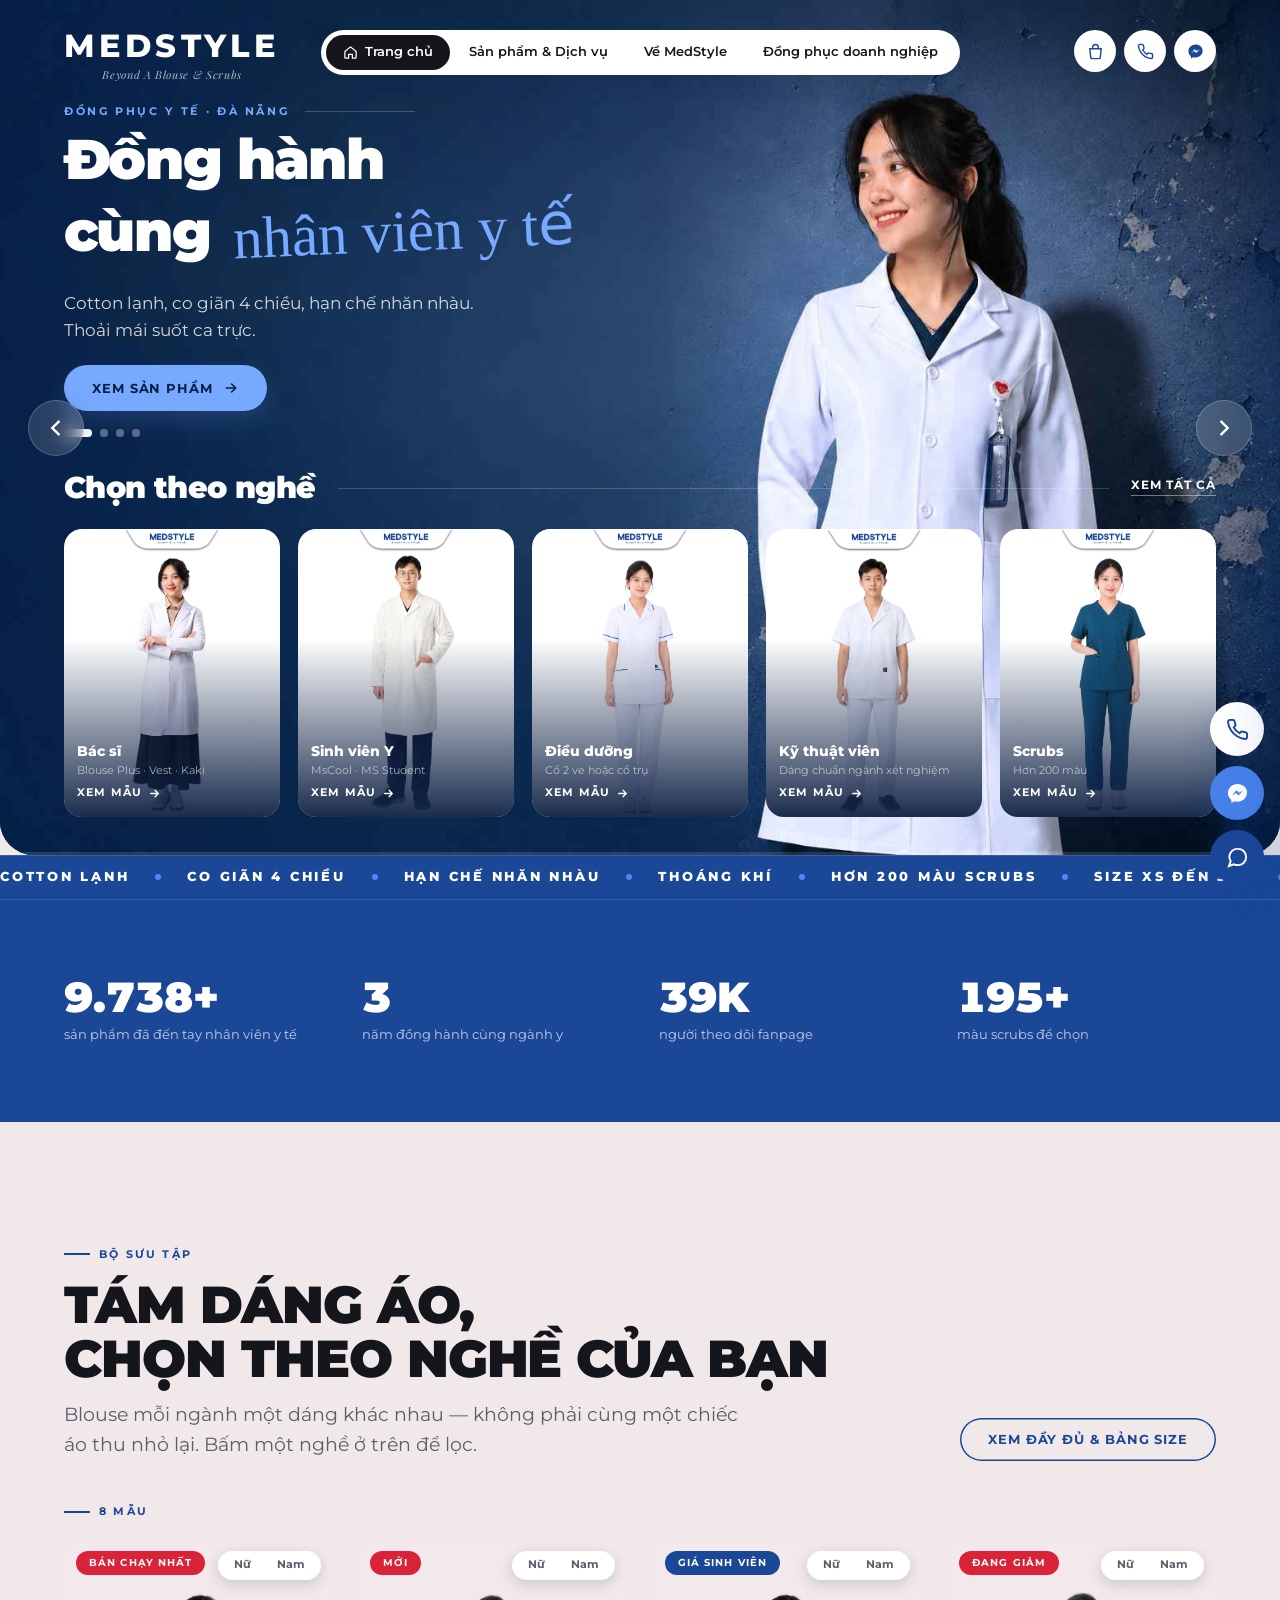
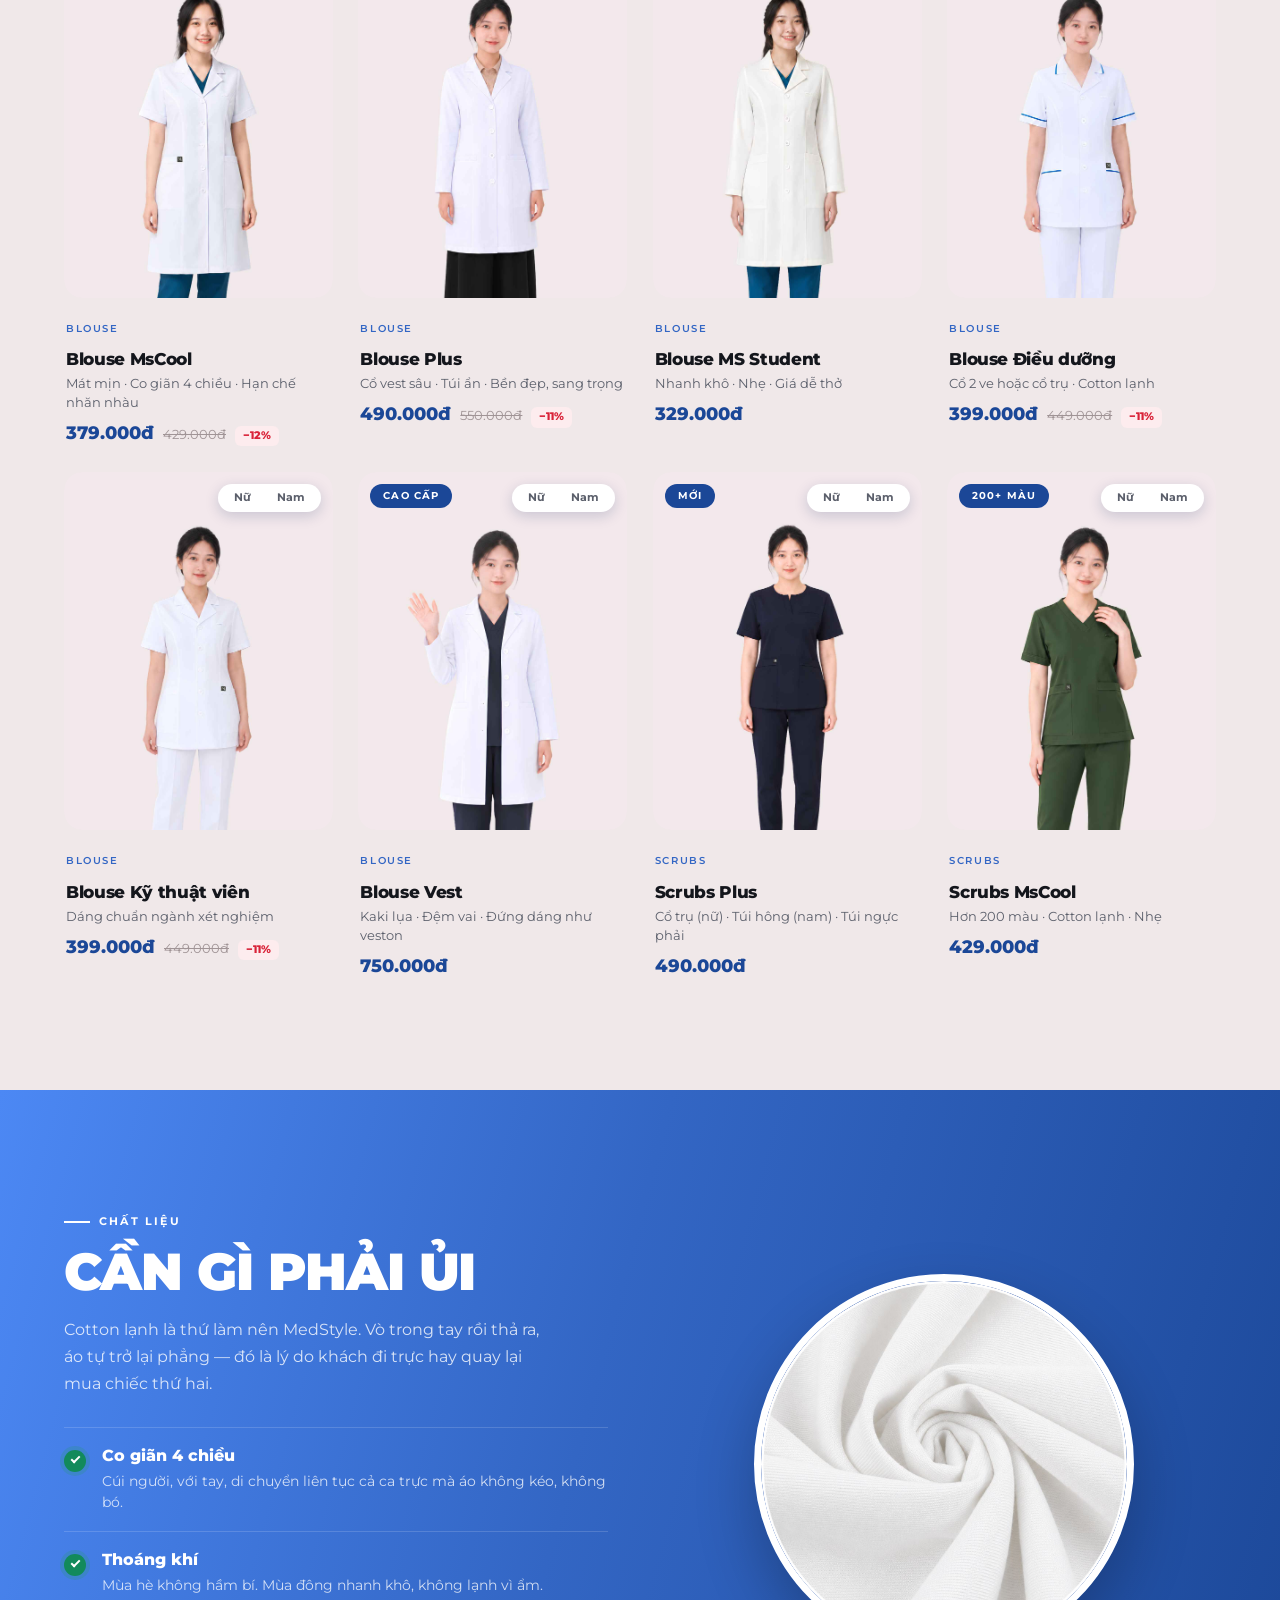
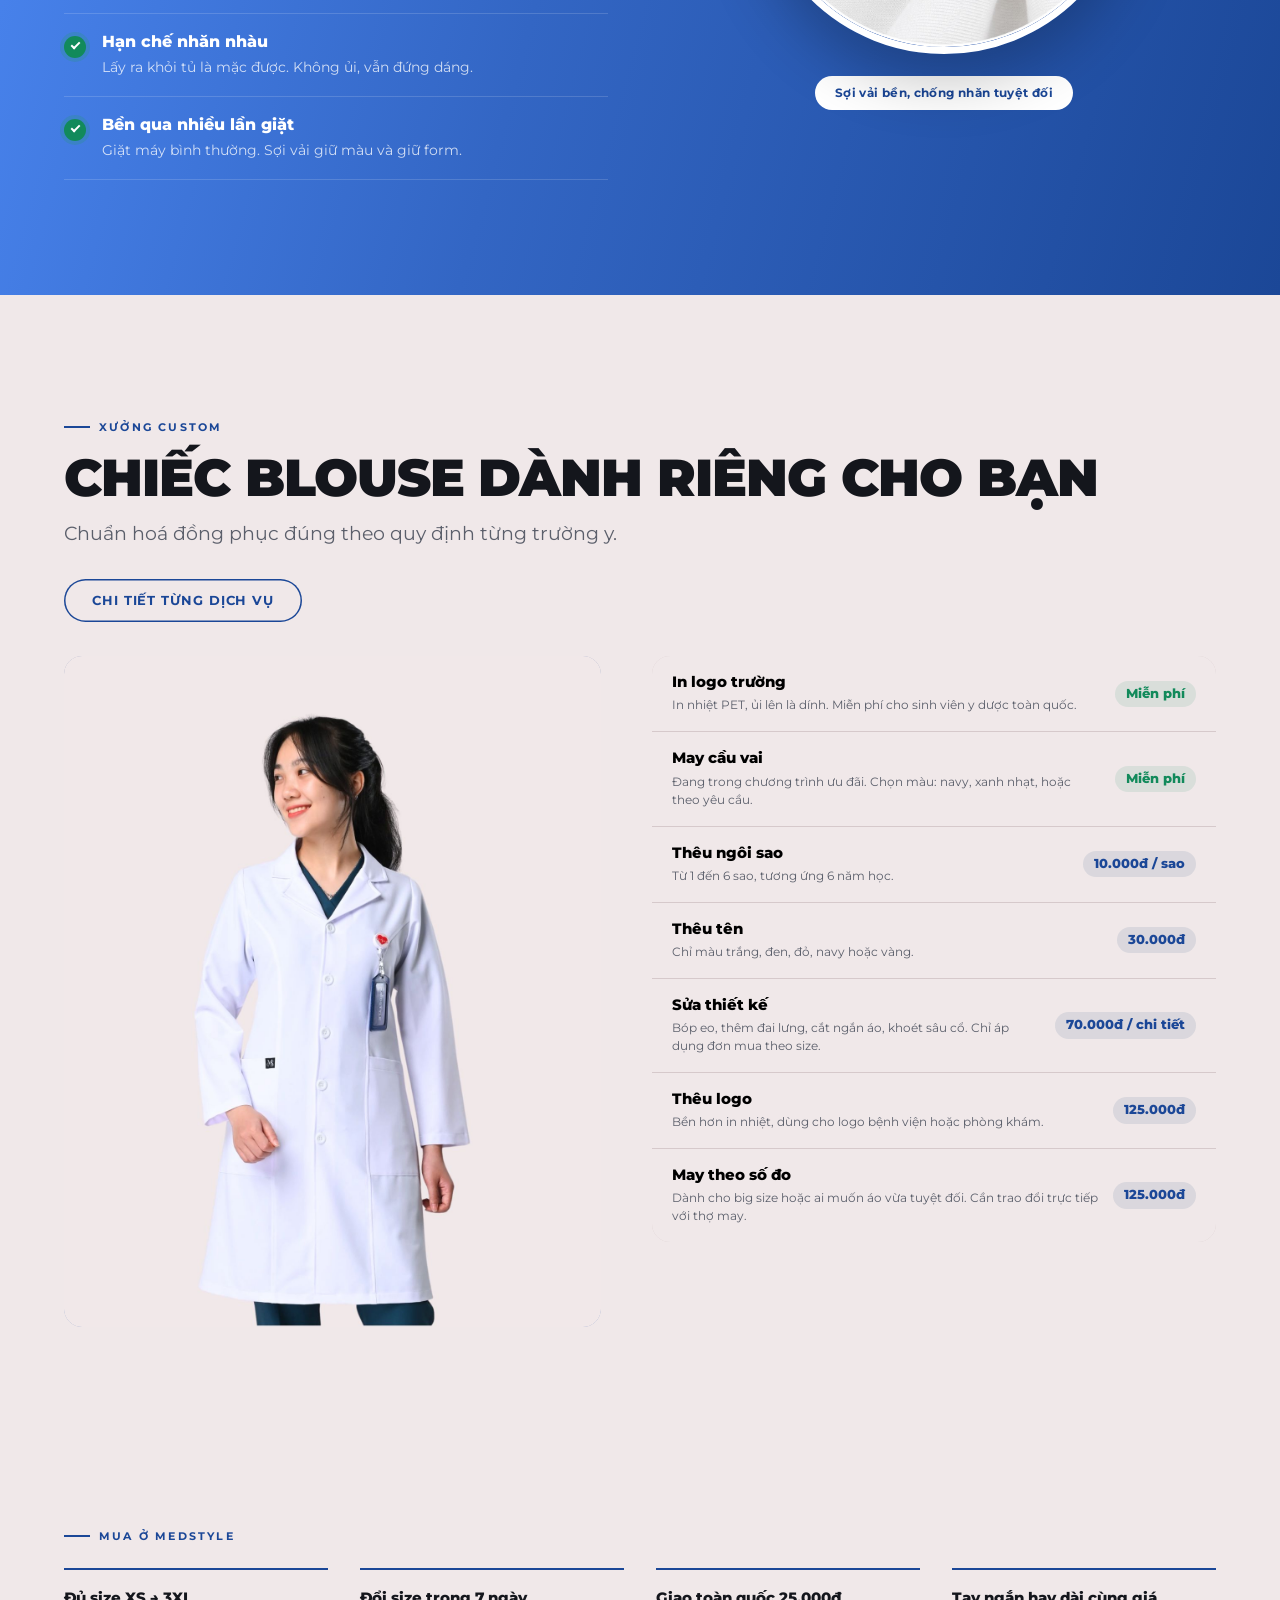
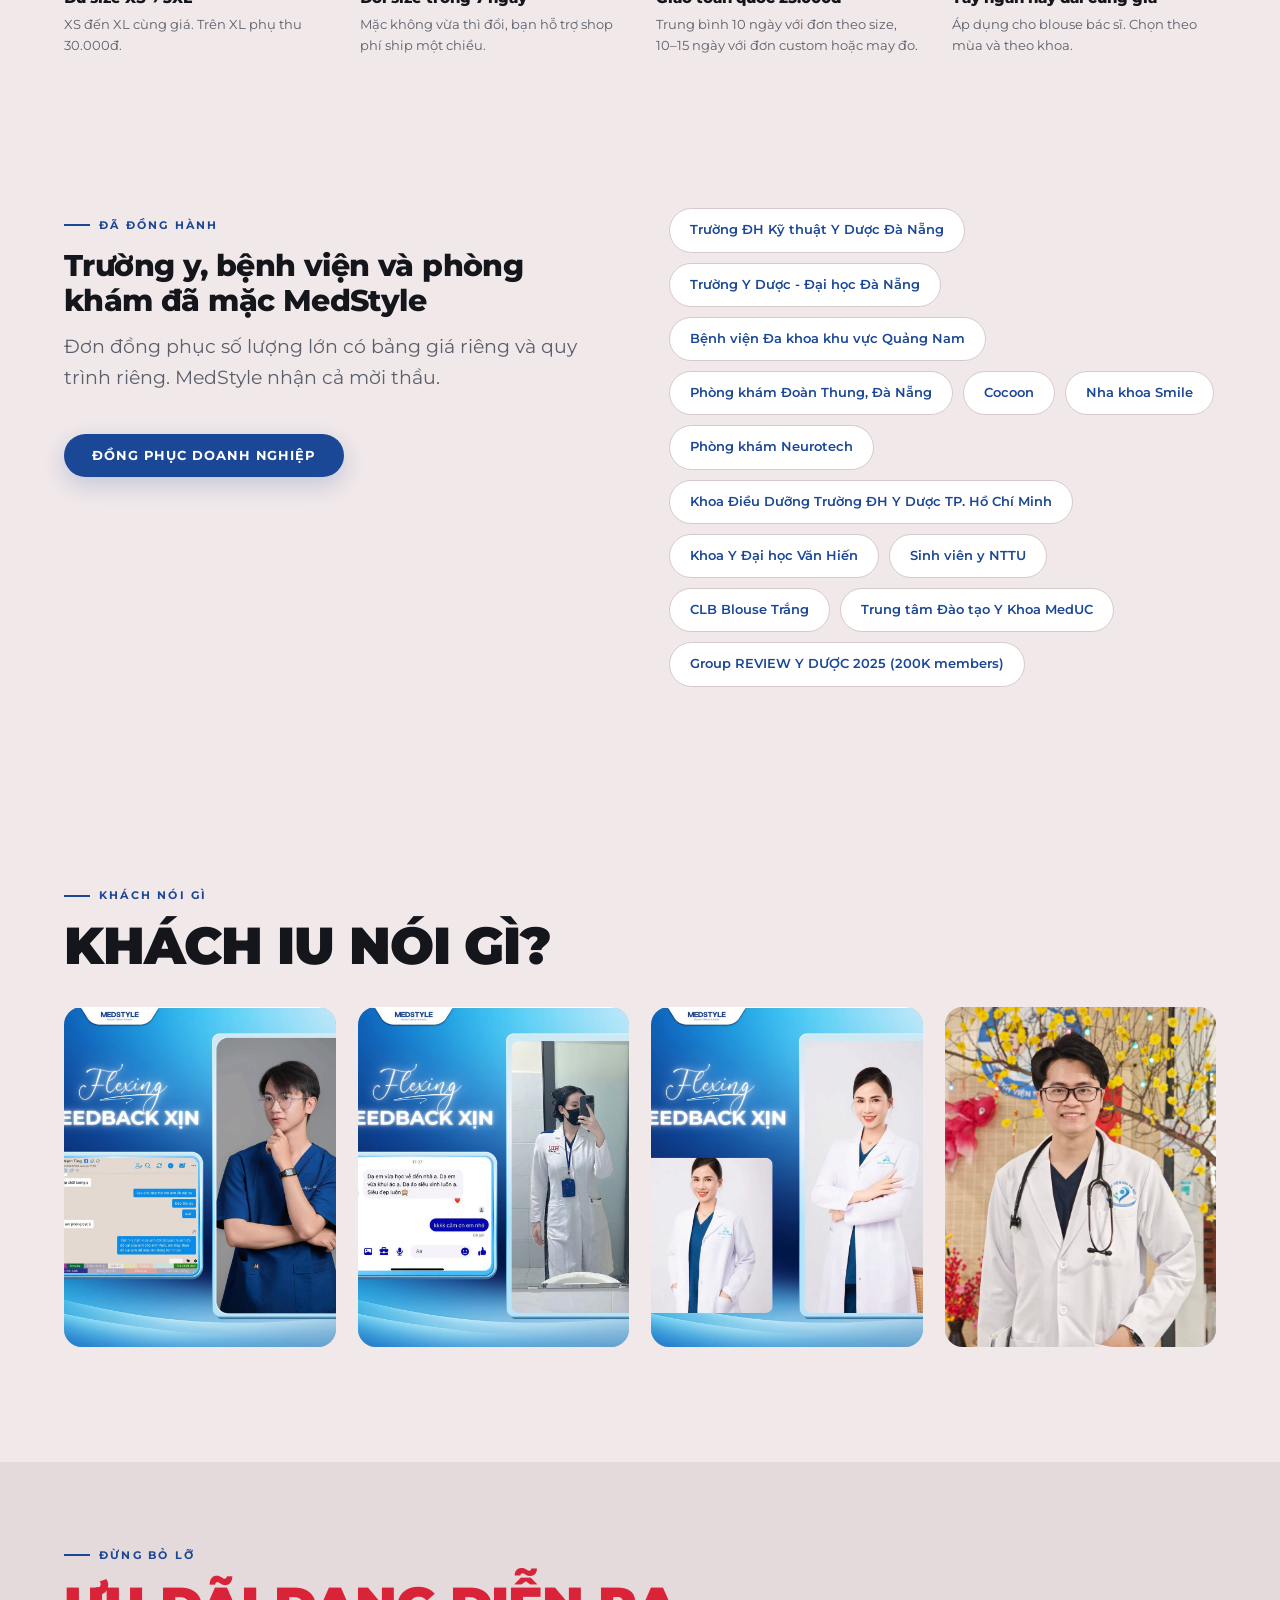
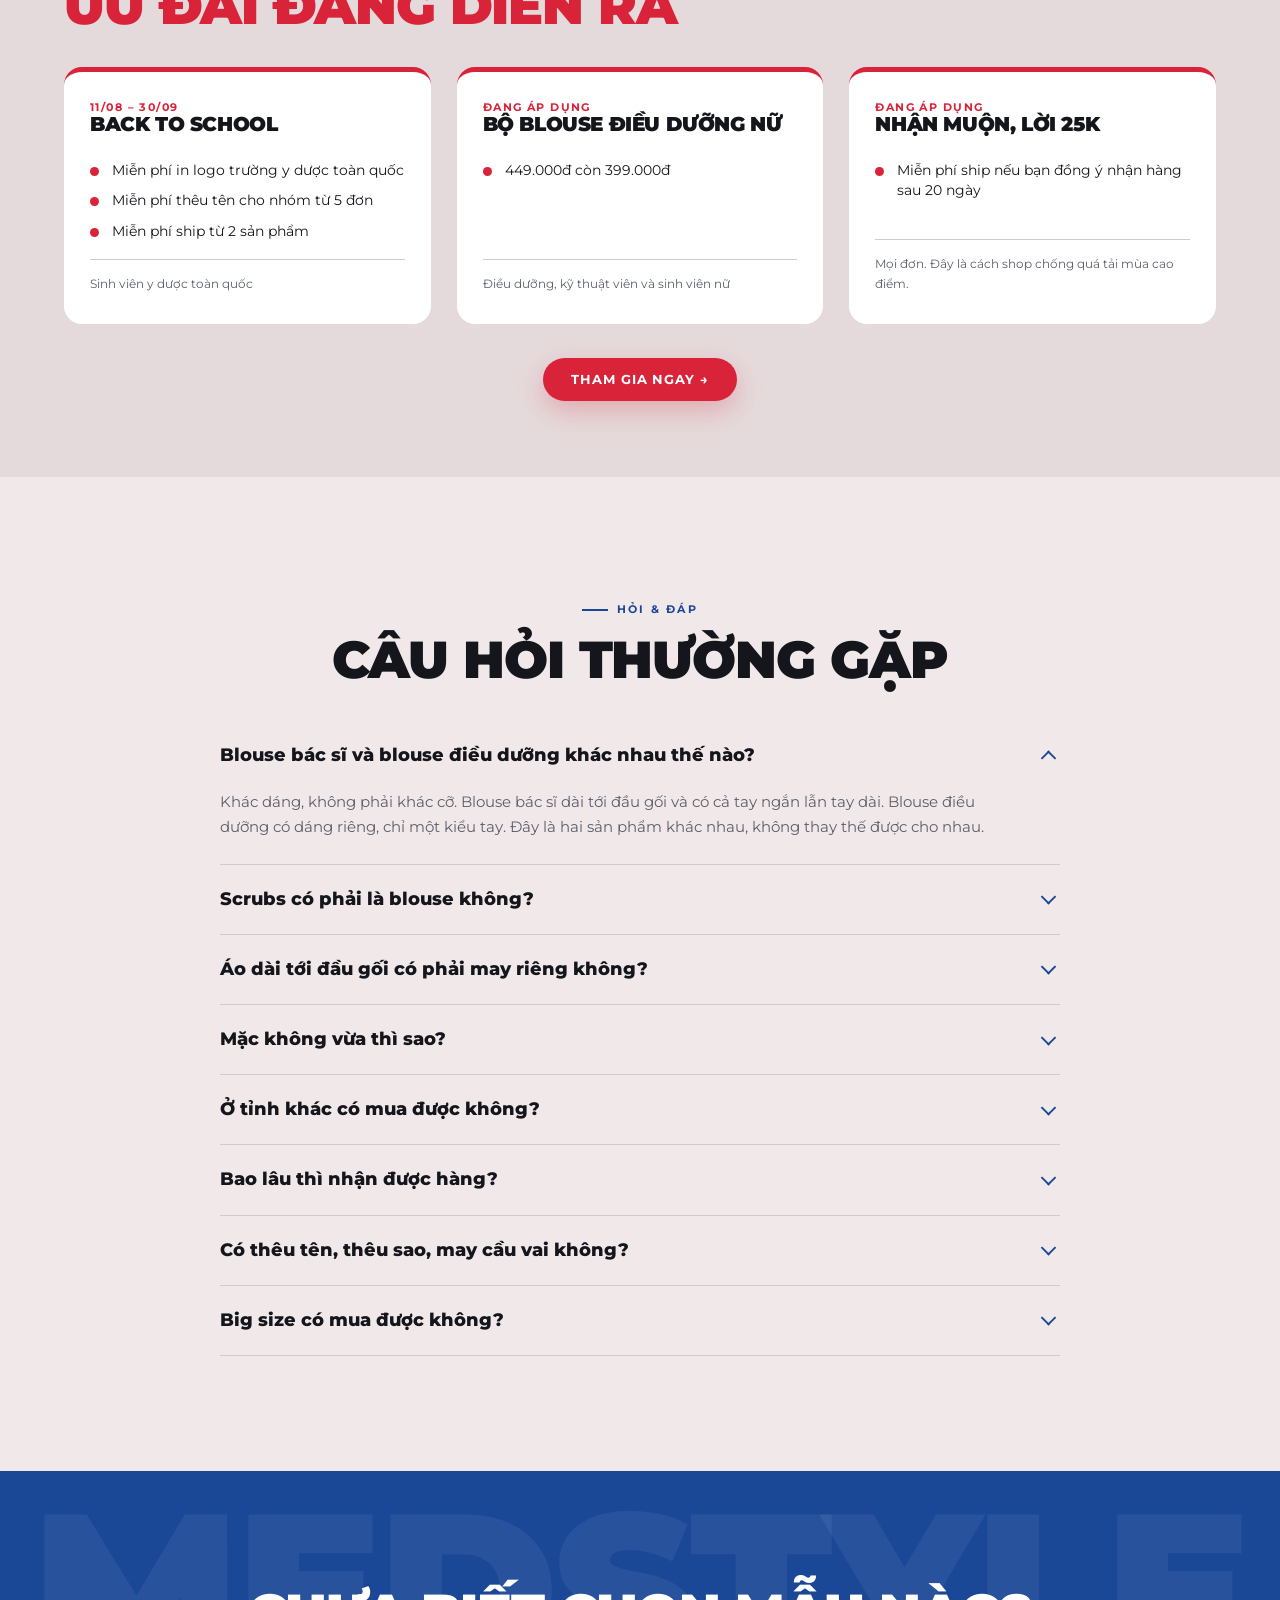
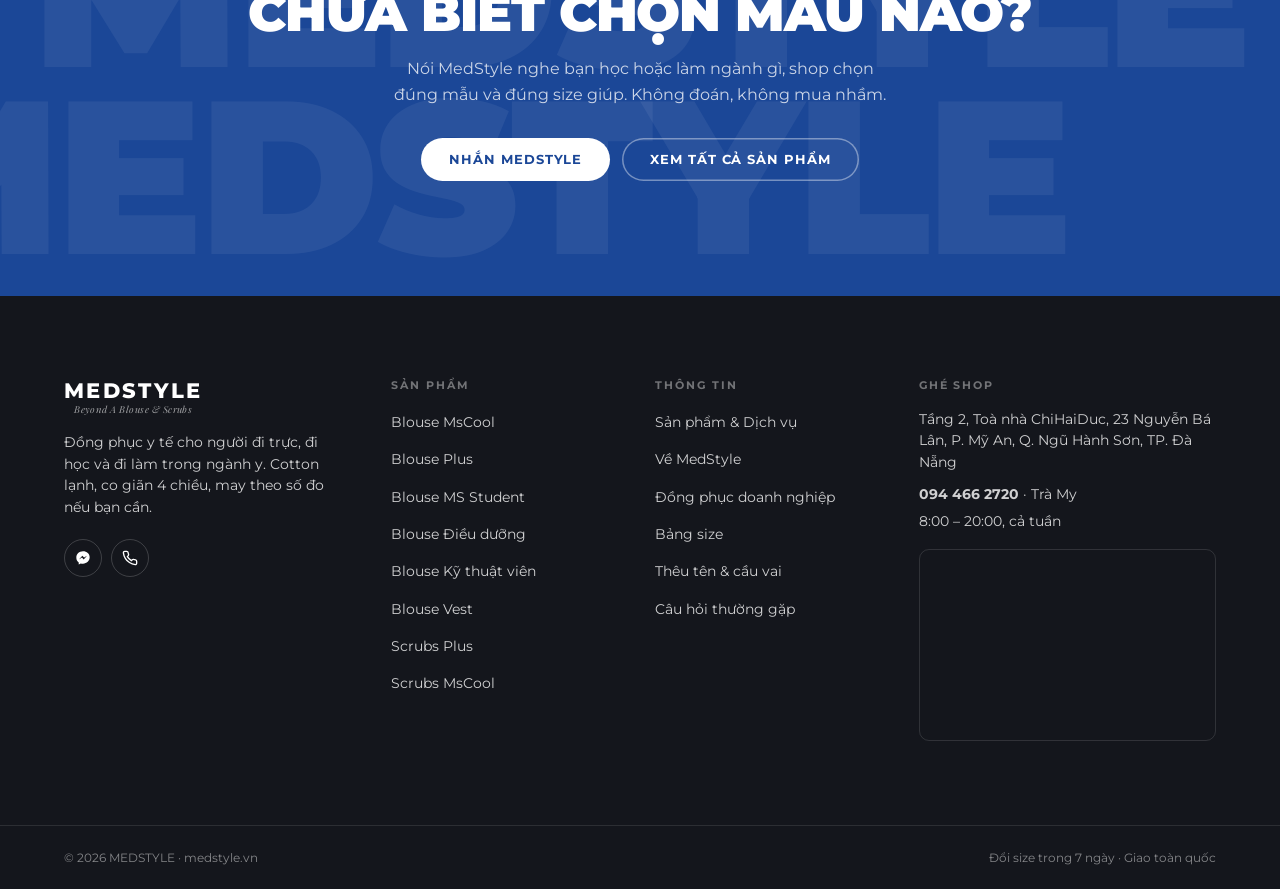
<file: index.html>
<!DOCTYPE html>
<html lang="vi">
<head>
  <meta charset="utf-8">
  <meta name="viewport" content="width=device-width,initial-scale=1">
  <title>MEDSTYLE — Đồng phục y tế</title>
  <link rel="icon" type="image/png" href="assets/img/favicon.jpg">
  <meta name="description" content="MEDSTYLE - đơn vị cung cấp đồng phục y tế chất lượng tốt 'nhì' trong tầm giá (chưa có tài liệu chứng minh)">
  <meta name="theme-color" content="#1B4797">
  <meta property="og:title"
      content="MedStyle — Áo blouse & Scrubs y tế">

  <meta property="og:description"
      content="Đồng phục y tế cotton lạnh, co giãn 4 chiều, hạn chế nhăn nhàu.">

  <meta property="og:url"
      content="https://medstyle.vn/">

  <meta property="og:image"
      content="https://medstyle.vn/assets/img/logomedstyle.jpg">

  <meta name="twitter:card"
      content="summary_large_image">

  <meta name="twitter:image"
      content="https://medstyle.vn/assets/img/logomedstyle.jpg">    
  <link rel="preconnect" href="https://fonts.googleapis.com">
  <link rel="preconnect" href="https://fonts.gstatic.com" crossorigin>
  <link href="https://fonts.googleapis.com/css2?family=Montserrat:ital,wght@0,400;0,500;0,600;0,700;0,800;0,900;1,500&family=Playfair+Display:ital@1&display=swap" rel="stylesheet">
  <link rel="stylesheet" href="assets/css/base.css">
  <link rel="stylesheet" href="assets/css/components.css">
  <link rel="stylesheet" href="assets/css/sections.css">
  <script defer src="assets/js/content.js"></script>
  <script defer src="assets/js/core.js"></script>
  <script defer src="assets/js/render.js"></script>
  <script defer src="assets/js/saved.js"></script>
  <script defer src="assets/js/bot.js"></script>
  <script defer src="assets/js/app.js"></script>
</head>
<body>
  <div id="site-header"></div>
  <main>
    <div data-hero="home" data-cats></div>
    <div class="tape" data-ms="tape" aria-hidden="true"></div>

    <section class="trust pad-s">
      <div class="wrap trust__grid" data-ms="stats"></div>
    </section>

    <section class="pad" id="lookbook">
      <div class="wrap">
        <div class="sec-head rv">
          <div>
            <p class="eyebrow">Bộ sưu tập</p>
            <h2 class="h-l">Tám dáng áo,<br>chọn theo nghề của bạn</h2>
            <p class="lede">Blouse mỗi ngành một dáng khác nhau — không phải cùng một chiếc áo thu nhỏ lại. Bấm một nghề ở trên để lọc.</p>
          </div>
          <a class="btn btn--ghost" href="products.html">Xem đầy đủ & bảng size</a>
        </div>
        <p class="eyebrow rv" style="margin-bottom:22px"><span data-ms="catcount">8 mẫu</span></p>
        <div class="grid-p rv" data-ms="pgrid"></div>
      </div>
    </section>

    <section class="fabric pad" id="chatlieu">
      <div class="wrap fabric__grid">
        <div class="rv">
          <p class="eyebrow">Chất liệu</p>
          <h2 class="h-l">Cần gì phải ủi</h2>
          <p style="color:#ffffffcc;font-size:16px;line-height:1.7;max-width:44ch;margin:16px 0 0">Cotton lạnh là thứ làm nên MedStyle. Vò trong tay rồi thả ra, áo tự trở lại phẳng — đó là lý do khách đi trực hay quay lại mua chiếc thứ hai.</p>
          <ul class="fabric__list">
            <li><div><b>Co giãn 4 chiều</b><p>Cúi người, với tay, di chuyển liên tục cả ca trực mà áo không kéo, không bó.</p></div></li>
            <li><div><b>Thoáng khí</b><p>Mùa hè không hầm bí. Mùa đông nhanh khô, không lạnh vì ẩm.</p></div></li>
            <li><div><b>Hạn chế nhăn nhàu</b><p>Lấy ra khỏi tủ là mặc được. Không ủi, vẫn đứng dáng.</p></div></li>
            <li><div><b>Bền qua nhiều lần giặt</b><p>Giặt máy bình thường. Sợi vải giữ màu và giữ form.</p></div></li>
          </ul>
        </div>
        <div class="zoom rv">
          <div class="zoom__circle">
            <figure class="ph" data-label="fabric-zoom.jpg · 900×900">
              <img src="assets/img/fabric-zoom.jpg" alt="Cận cảnh sợi vải cotton lạnh" loading="lazy" onerror="this.remove()">
            </figure>
          </div>
          <span class="zoom__cap">Sợi vải bền, chống nhăn tuyệt đối</span>
        </div>
      </div>
    </section>

    <section class="pad">
      <div class="wrap">
        <div class="sec-head rv">
          <div>
            <p class="eyebrow">Xưởng custom</p>
            <h2 class="h-l">Chiếc Blouse dành riêng cho bạn</h2>
            <p class="lede">Chuẩn hoá đồng phục đúng theo quy định từng trường y.</p>
          </div>
          <a class="btn btn--ghost" href="products.html#dichvu">Chi tiết từng dịch vụ</a>
        </div>
        <div class="rv" data-ms="custom">
        </div>
      </div>
    </section>

    <section class="pad-s">
      <div class="wrap">
        <p class="eyebrow rv">Mua ở MedStyle</p>
        <div class="pol rv" data-ms="pol" style="margin-top:8px">
        </div>
      </div>
    </section>

    <section class="pad-s">
      <div class="wrap">
        <div class="two two--top">
          <div class="rv">
            <p class="eyebrow">Đã đồng hành</p>
            <h2 class="h-m">Trường y, bệnh viện và phòng khám đã mặc MedStyle</h2>
            <p class="lede" style="margin-top:14px">Đơn đồng phục số lượng lớn có bảng giá riêng và quy trình riêng. MedStyle nhận cả mời thầu.</p>
            <a class="btn btn--pri" href="b2b.html" style="margin-top:22px">Đồng phục doanh nghiệp</a>
          </div>
          <ul class="partners rv" data-ms="partners"></ul>
        </div>
      </div>
    </section>

    <section class="pad">
      <div class="wrap">
        <div class="sec-head rv">
          <div>
            <p class="eyebrow">Khách nói gì</p>
            <h2 class="h-l">Khách iu nói gì?</h2>
          </div>
        </div>
        <div class="fb rv" data-ms="fb"></div>
      </div>
    </section>

    <section class="pad-s" style="background:var(--paper-deep)">
      <div class="wrap">
        <div class="sec-head rv">
          <div>
            <p class="eyebrow">Đừng bỏ lỡ</p>
            <h2 class="h-l"><span class="blink-red">Ưu đãi đang diễn ra</span></h2>
          </div>
        </div>
        <div class="promo rv" data-ms="promo"></div>
        <div style="text-align:center;margin-top:clamp(22px,3vw,34px)" class="rv">
          <a class="btn btn--sale" id="promoJoin" href="#">Tham gia ngay →</a>
        </div>
      </div>
    </section>

    <section class="pad" id="faq">
      <div class="wrap">
        <div style="text-align:center;margin-bottom:34px" class="rv">
          <p class="eyebrow" style="justify-content:center">Hỏi & đáp</p>
          <h2 class="h-l">Câu hỏi thường gặp</h2>
        </div>
        <div class="faq rv" data-ms="faq-list"></div>
      </div>
    </section>

    <section class="closer pad">
      <div class="ghost" aria-hidden="true">
        <span>MEDSTYLE</span>
        <span>MEDSTYLE</span>
      </div>
      <div class="wrap" style="position:relative;z-index:3">
        <h2 class="h-l">Chưa biết chọn mẫu nào?</h2>
        <p>Nói MedStyle nghe bạn học hoặc làm ngành gì, shop chọn đúng mẫu và đúng size giúp. Không đoán, không mua nhầm.</p>
        <div style="display:flex;gap:12px;justify-content:center;flex-wrap:wrap">
          <a class="btn btn--onblue" id="closerMess" href="#">Nhắn MedStyle</a>
          <a class="btn btn--ghost" href="products.html" style="box-shadow:inset 0 0 0 1.5px #ffffff66;color:#fff">Xem tất cả sản phẩm</a>
        </div>
      </div>
    </section>
  </main>
  <div id="site-footer"></div>
</body>
</html>
</file>
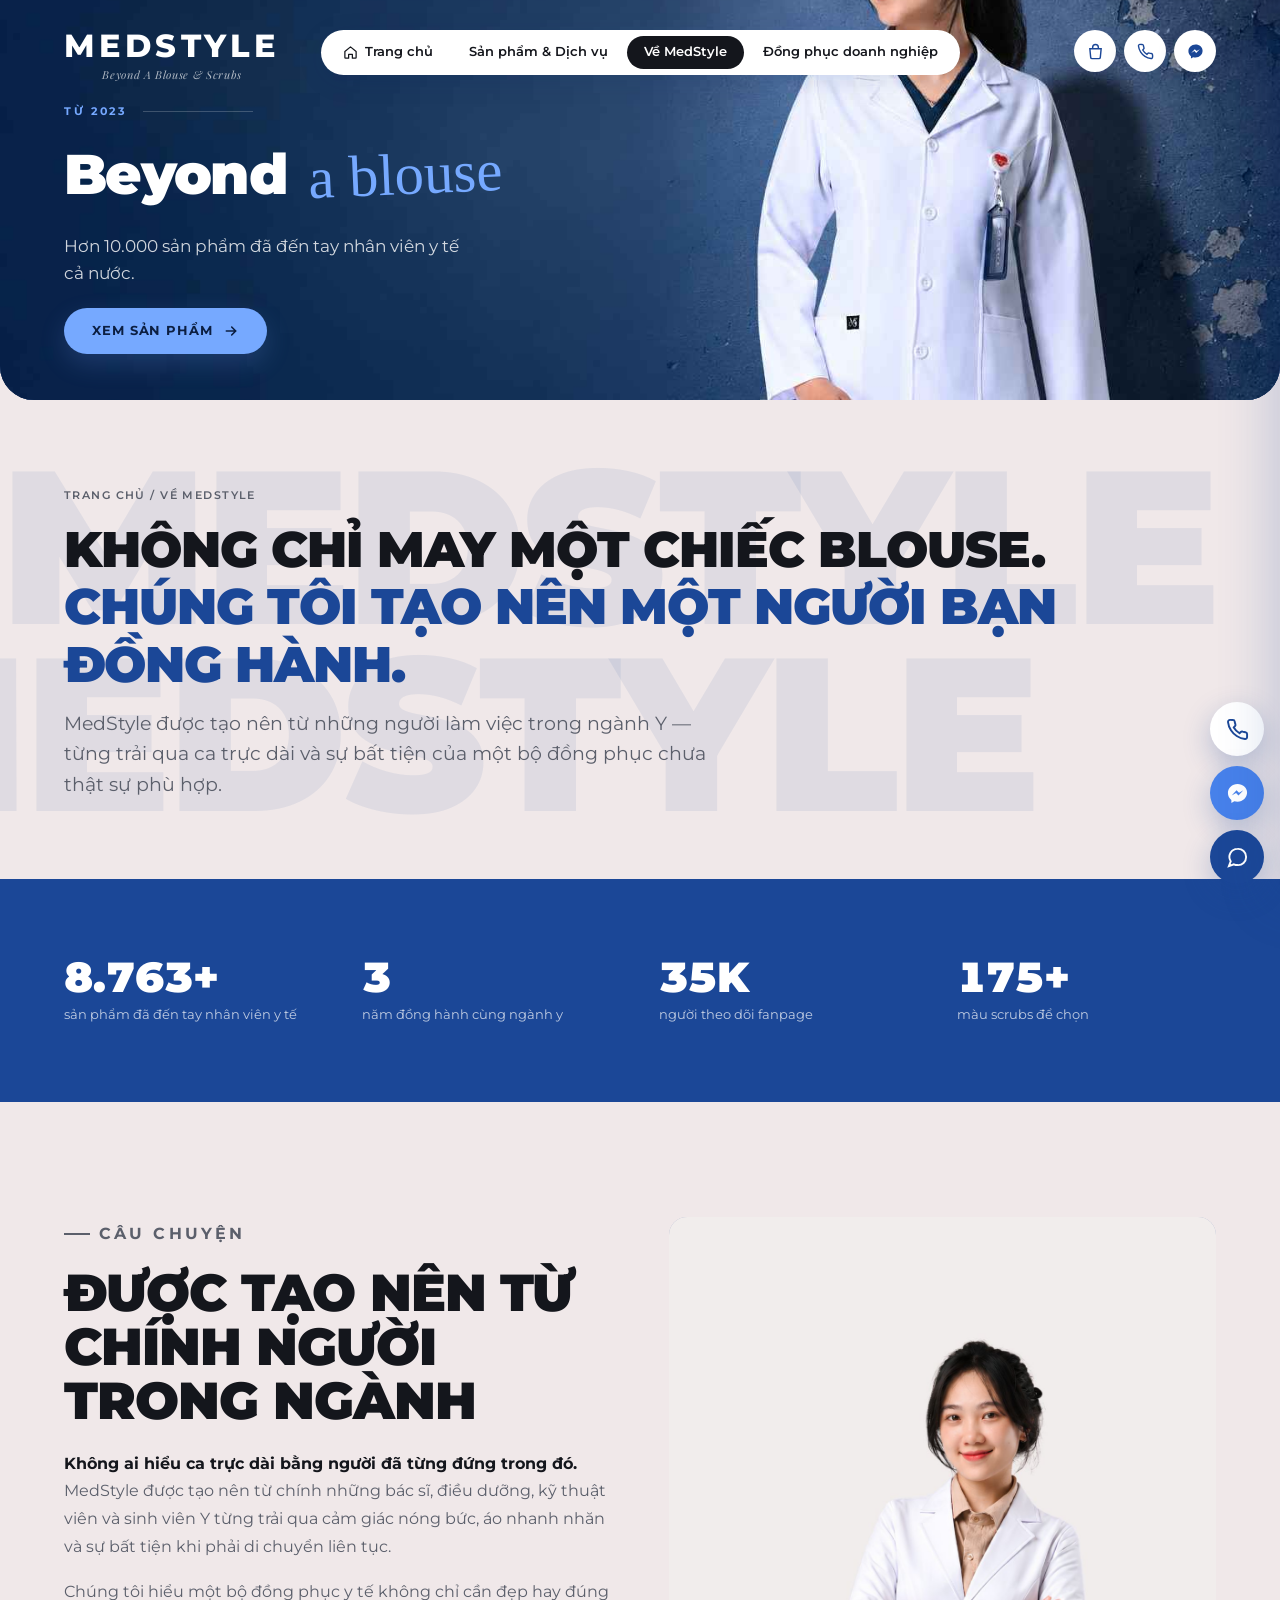
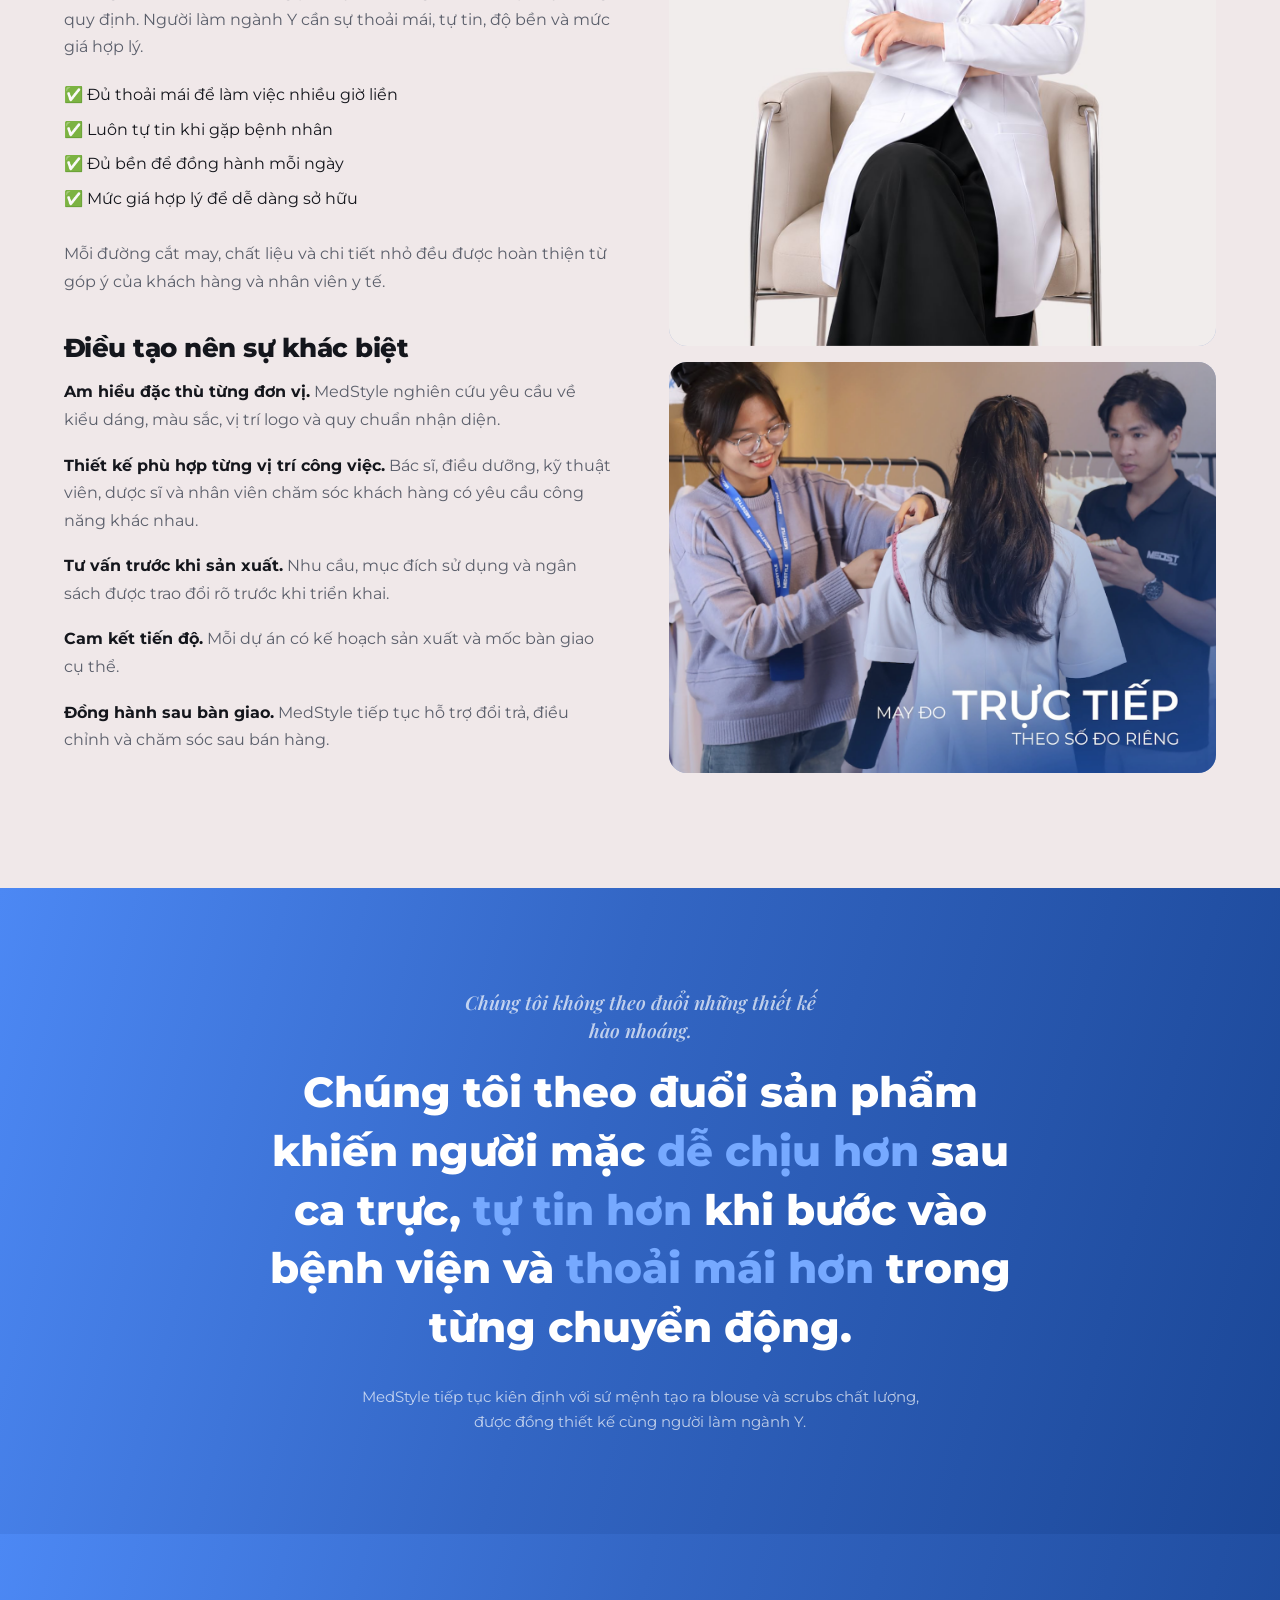
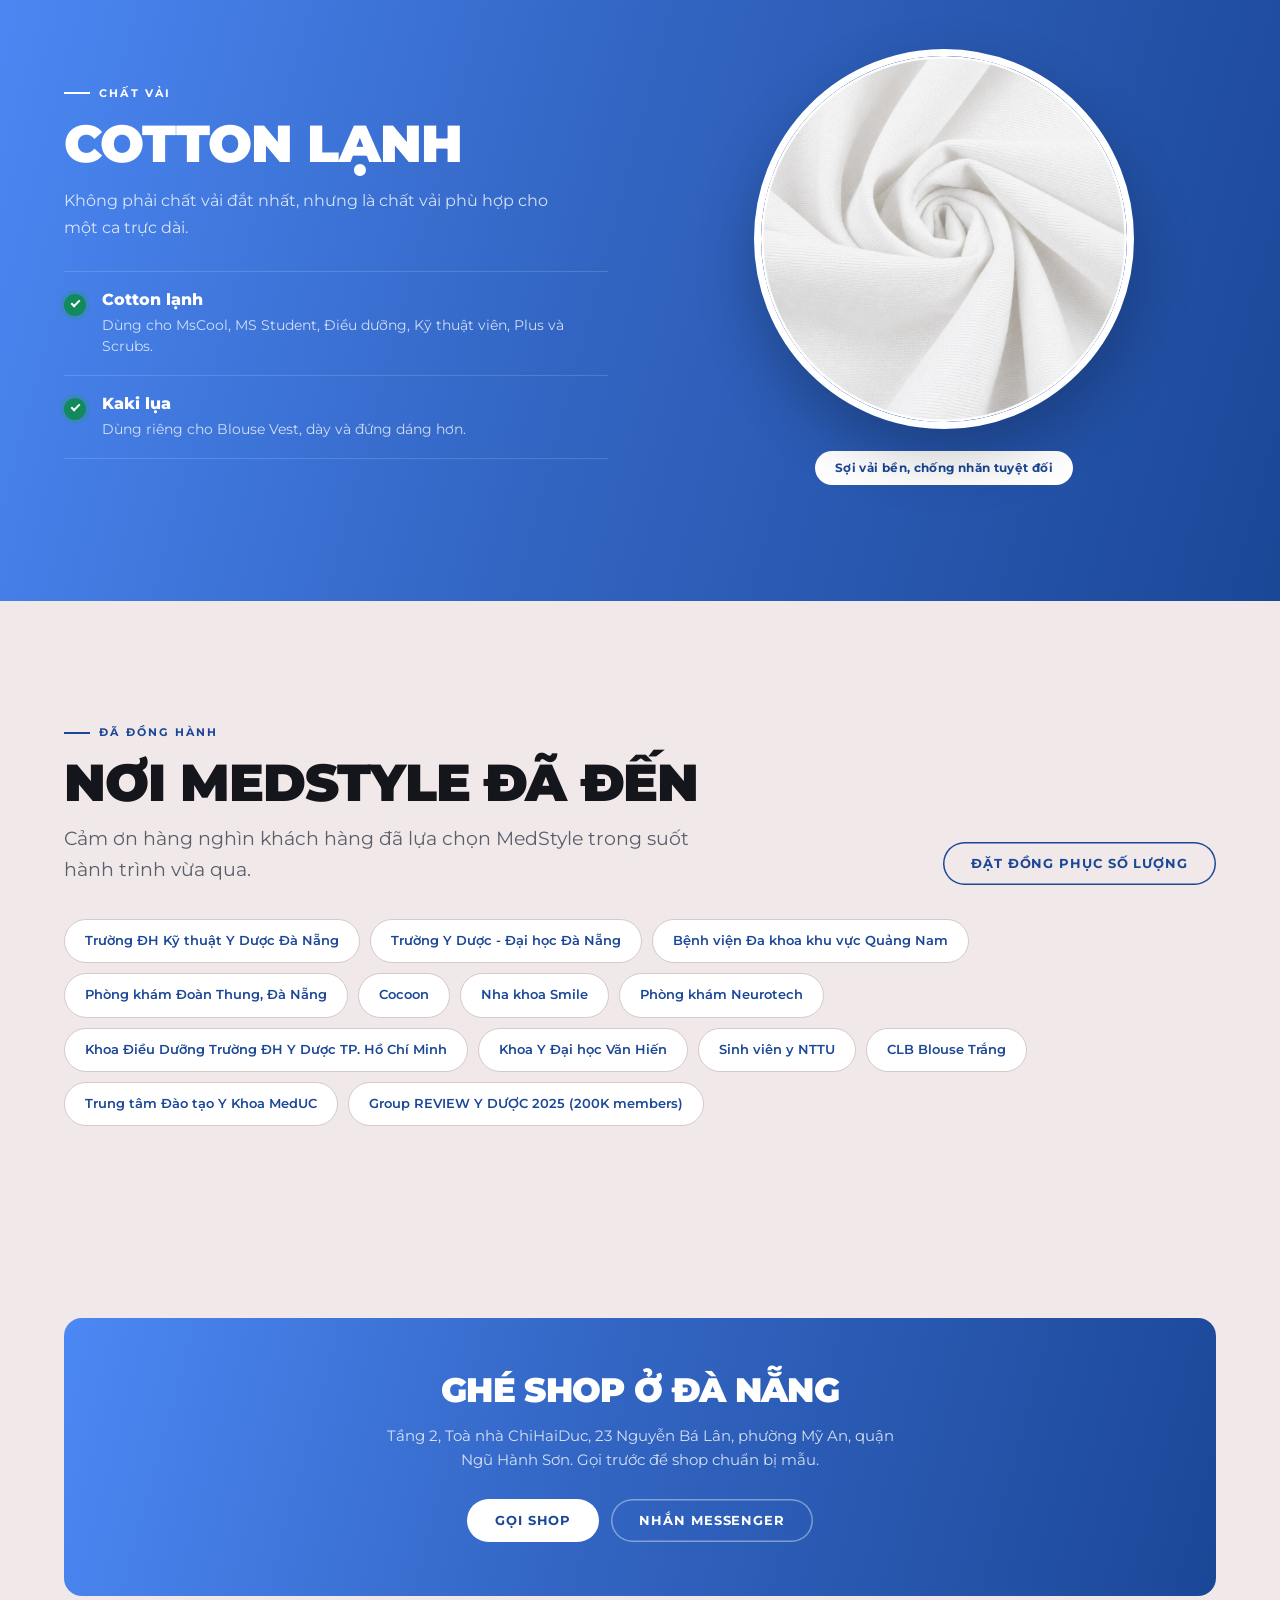
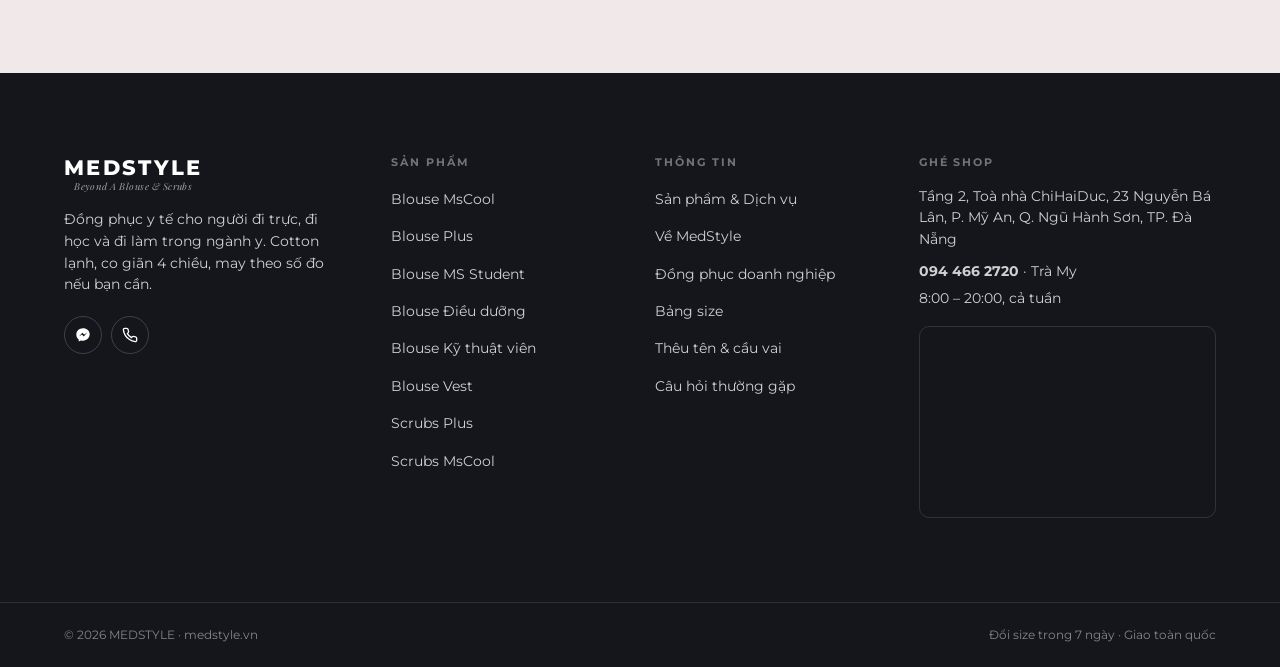
<file: about.html>
<!DOCTYPE html>
<html lang="vi">
<head>
  <meta charset="utf-8"><meta name="viewport" content="width=device-width,initial-scale=1">
  <title>Về MedStyle</title>
  <meta name="description" content="Câu chuyện, chất liệu và triết lý thiết kế đồng phục y tế MedStyle.">
  <link rel="icon" type="image/png" href="assets/img/favicon.jpg">
  <meta name="theme-color" content="#1B4797">
  <link rel="preconnect" href="https://fonts.googleapis.com"><link rel="preconnect" href="https://fonts.gstatic.com" crossorigin>
  <link href="https://fonts.googleapis.com/css2?family=Montserrat:ital,wght@0,400;0,500;0,600;0,700;0,800;0,900;1,500&family=Playfair+Display:ital@1&display=swap" rel="stylesheet">
  <link rel="stylesheet" href="assets/css/base.css"><link rel="stylesheet" href="assets/css/components.css"><link rel="stylesheet" href="assets/css/sections.css">
  <script defer src="assets/js/content.js"></script>
  <script defer src="assets/js/core.js"></script>
  <script defer src="assets/js/render.js"></script>
  <script defer src="assets/js/saved.js"></script>
  <script defer src="assets/js/bot.js"></script>
  <script defer src="assets/js/app.js"></script>
</head>
<body>
  <div id="site-header"></div>
  <main>
    <div data-hero="about"></div>
    <section class="phead">
      <div class="ghost" aria-hidden="true">
        <span>MEDSTYLE</span>
        <span>MEDSTYLE</span>
      </div>
      <div class="wrap phead__in">
        <p class="crumb">
          <a href="index.html">Trang chủ</a> / Về MedStyle
        </p>
        <h1 class="h-xl">Không chỉ may một chiếc blouse. 
          <span class="txt-blue">Chúng tôi tạo nên một người bạn đồng hành.</span>
        </h1><p class="lede">MedStyle được tạo nên từ những người làm việc trong ngành Y — từng trải qua ca trực dài và sự bất tiện của một bộ đồng phục chưa thật sự phù hợp.</p>
      </div>
    </section>

    <section class="trust pad-s">
      <div class="wrap trust__grid" data-ms="stats">
      </div>
    </section>

    <section class="pad">
      <div class="wrap two two--top">
        <div class="prose rv">
          <p class="eyebrow">Câu chuyện</p>
          <h2 class="h-l" style="margin-bottom:22px">Được tạo nên từ chính người trong ngành</h2>
          <p><strong>Không ai hiểu ca trực dài bằng người đã từng đứng trong đó.</strong> MedStyle được tạo nên từ chính những bác sĩ, điều dưỡng, kỹ thuật viên và sinh viên Y từng trải qua cảm giác nóng bức, áo nhanh nhăn và sự bất tiện khi phải di chuyển liên tục.</p>
          <p>Chúng tôi hiểu một bộ đồng phục y tế không chỉ cần đẹp hay đúng quy định. Người làm ngành Y cần sự thoải mái, tự tin, độ bền và mức giá hợp lý.</p>
          <ul class="checklist">
            <li>✅ Đủ thoải mái để làm việc nhiều giờ liền</li>
            <li>✅ Luôn tự tin khi gặp bệnh nhân</li>
            <li>✅ Đủ bền để đồng hành mỗi ngày</li>
            <li>✅ Mức giá hợp lý để dễ dàng sở hữu</li>
          </ul>
          <p style="margin-top:28px">Mỗi đường cắt may, chất liệu và chi tiết nhỏ đều được hoàn thiện từ góp ý của khách hàng và nhân viên y tế.</p>
          <h3>Điều tạo nên sự khác biệt</h3>
          <p><strong>Am hiểu đặc thù từng đơn vị.</strong> MedStyle nghiên cứu yêu cầu về kiểu dáng, màu sắc, vị trí logo và quy chuẩn nhận diện.</p>
          <p><strong>Thiết kế phù hợp từng vị trí công việc.</strong> Bác sĩ, điều dưỡng, kỹ thuật viên, dược sĩ và nhân viên chăm sóc khách hàng có yêu cầu công năng khác nhau.</p>
          <p><strong>Tư vấn trước khi sản xuất.</strong> Nhu cầu, mục đích sử dụng và ngân sách được trao đổi rõ trước khi triển khai.</p>
          <p><strong>Cam kết tiến độ.</strong> Mỗi dự án có kế hoạch sản xuất và mốc bàn giao cụ thể.</p>
          <p><strong>Đồng hành sau bàn giao.</strong> MedStyle tiếp tục hỗ trợ đổi trả, điều chỉnh và chăm sóc sau bán hàng.</p>
        </div>
        <div class="rv">
          <figure class="ph" style="--ar:3/4" data-label="about-shop.jpg · cửa hàng hoặc đội ngũ">
            <img src="assets/img/about-shop.jpg" alt="Cửa hàng MedStyle" loading="lazy" onerror="this.remove()">
          </figure>
          <figure class="ph" style="--ar:4/3;margin-top:16px" data-label="about-detail.jpg · cận cảnh đường may">
            <img src="assets/img/about-detail.jpg" alt="Cận cảnh đường may" loading="lazy" onerror="this.remove()">
          </figure>
        </div>
      </div>
    </section>

    <section class="statement">
      <div class="wrap">
        <p class="statement__x">Chúng tôi không theo đuổi những thiết kế hào nhoáng.</p>
        <p class="statement__y">Chúng tôi theo đuổi sản phẩm khiến người mặc <em>dễ chịu hơn</em> sau ca trực, <em>tự tin hơn</em> khi bước vào bệnh viện và <em>thoải mái hơn</em> trong từng chuyển động.</p>
        <p class="statement__sub">MedStyle tiếp tục kiên định với sứ mệnh tạo ra blouse và scrubs chất lượng, được đồng thiết kế cùng người làm ngành Y.</p>
      </div>
    </section>

    <section class="fabric pad">
      <div class="wrap fabric__grid">
        <div class="rv">
          <p class="eyebrow">Chất vải</p>
          <h2 class="h-l">Cotton lạnh</h2>
          <p style="color:#ffffffcc;font-size:16px;line-height:1.7;max-width:44ch;margin:16px 0 0">Không phải chất vải đắt nhất, nhưng là chất vải phù hợp cho một ca trực dài.</p>
          <ul class="fabric__list">
            <li>
              <div>
                <b>Cotton lạnh</b>
                <p>Dùng cho MsCool, MS Student, Điều dưỡng, Kỹ thuật viên, Plus và Scrubs.</p>
              </div>
            </li>
            <li>
              <div>
                <b>Kaki lụa</b>
                <p>Dùng riêng cho Blouse Vest, dày và đứng dáng hơn.</p>
              </div>
            </li>
          </ul>
        </div>
        <div class="zoom rv">
          <div class="zoom__circle">
            <figure class="ph" data-label="fabric-zoom.jpg">
              <img src="assets/img/fabric-zoom.jpg" alt="Cận cảnh vải cotton lạnh" loading="lazy" onerror="this.remove()">
            </figure>
          </div>
          <span class="zoom__cap">Sợi vải bền, chống nhăn tuyệt đối</span>
        </div>
      </div>
    </section>

    <section class="pad"><div class="wrap"><div class="sec-head rv"><div><p class="eyebrow">Đã đồng hành</p><h2 class="h-l">Nơi MedStyle đã đến</h2><p class="lede">Cảm ơn hàng nghìn khách hàng đã lựa chọn MedStyle trong suốt hành trình vừa qua.</p></div><a class="btn btn--ghost" href="b2b.html">Đặt đồng phục số lượng</a></div><ul class="partners rv" data-ms="partners"></ul></div></section>

    <section class="pad-s"><div class="wrap"><div class="callout rv"><h3>Ghé shop ở Đà Nẵng</h3><p>Tầng 2, Toà nhà ChiHaiDuc, 23 Nguyễn Bá Lân, phường Mỹ An, quận Ngũ Hành Sơn. Gọi trước để shop chuẩn bị mẫu.</p><div style="display:flex;gap:12px;justify-content:center;flex-wrap:wrap"><a class="btn btn--onblue" id="aCall" href="#">Gọi shop</a><a class="btn btn--ghost" id="aMess" href="#" style="box-shadow:inset 0 0 0 1.5px #ffffff66;color:#fff">Nhắn Messenger</a></div></div></div></section>
  </main>
  <div id="site-footer"></div>
</body>
</html>
</file>
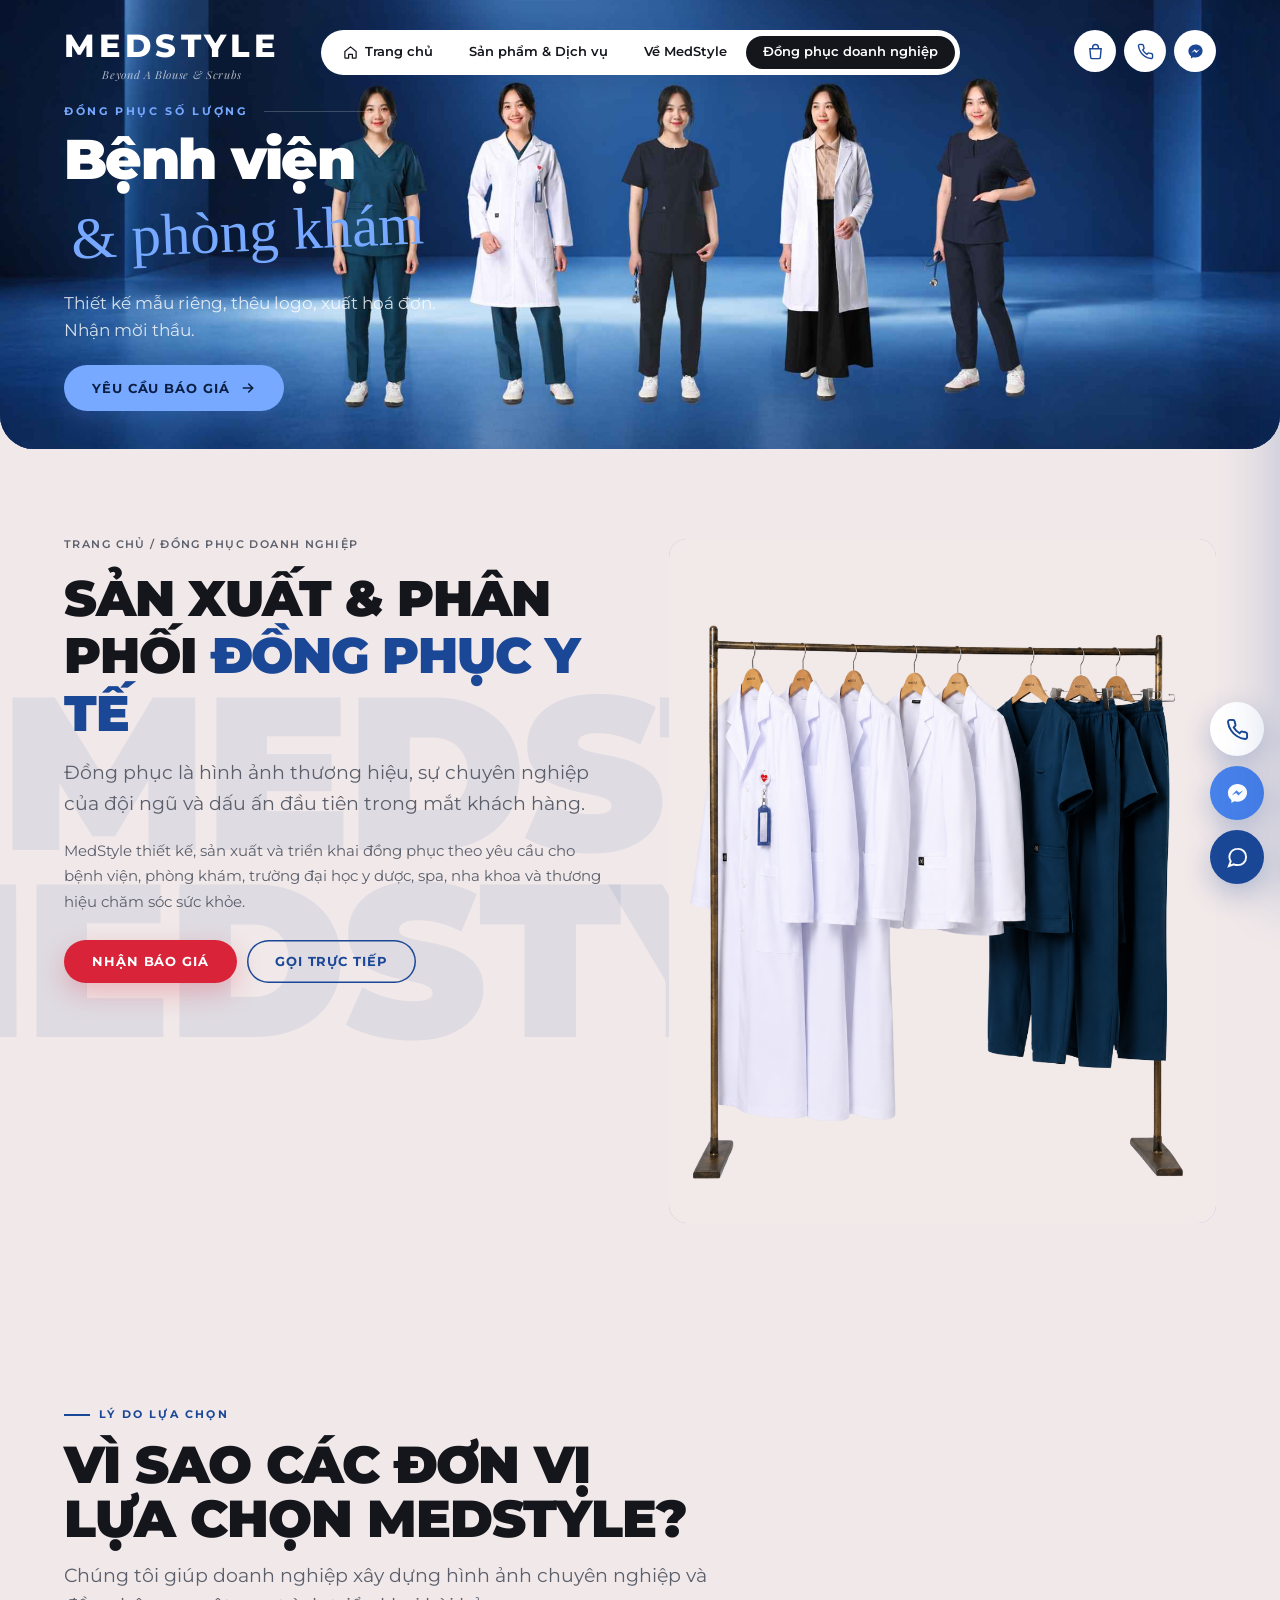
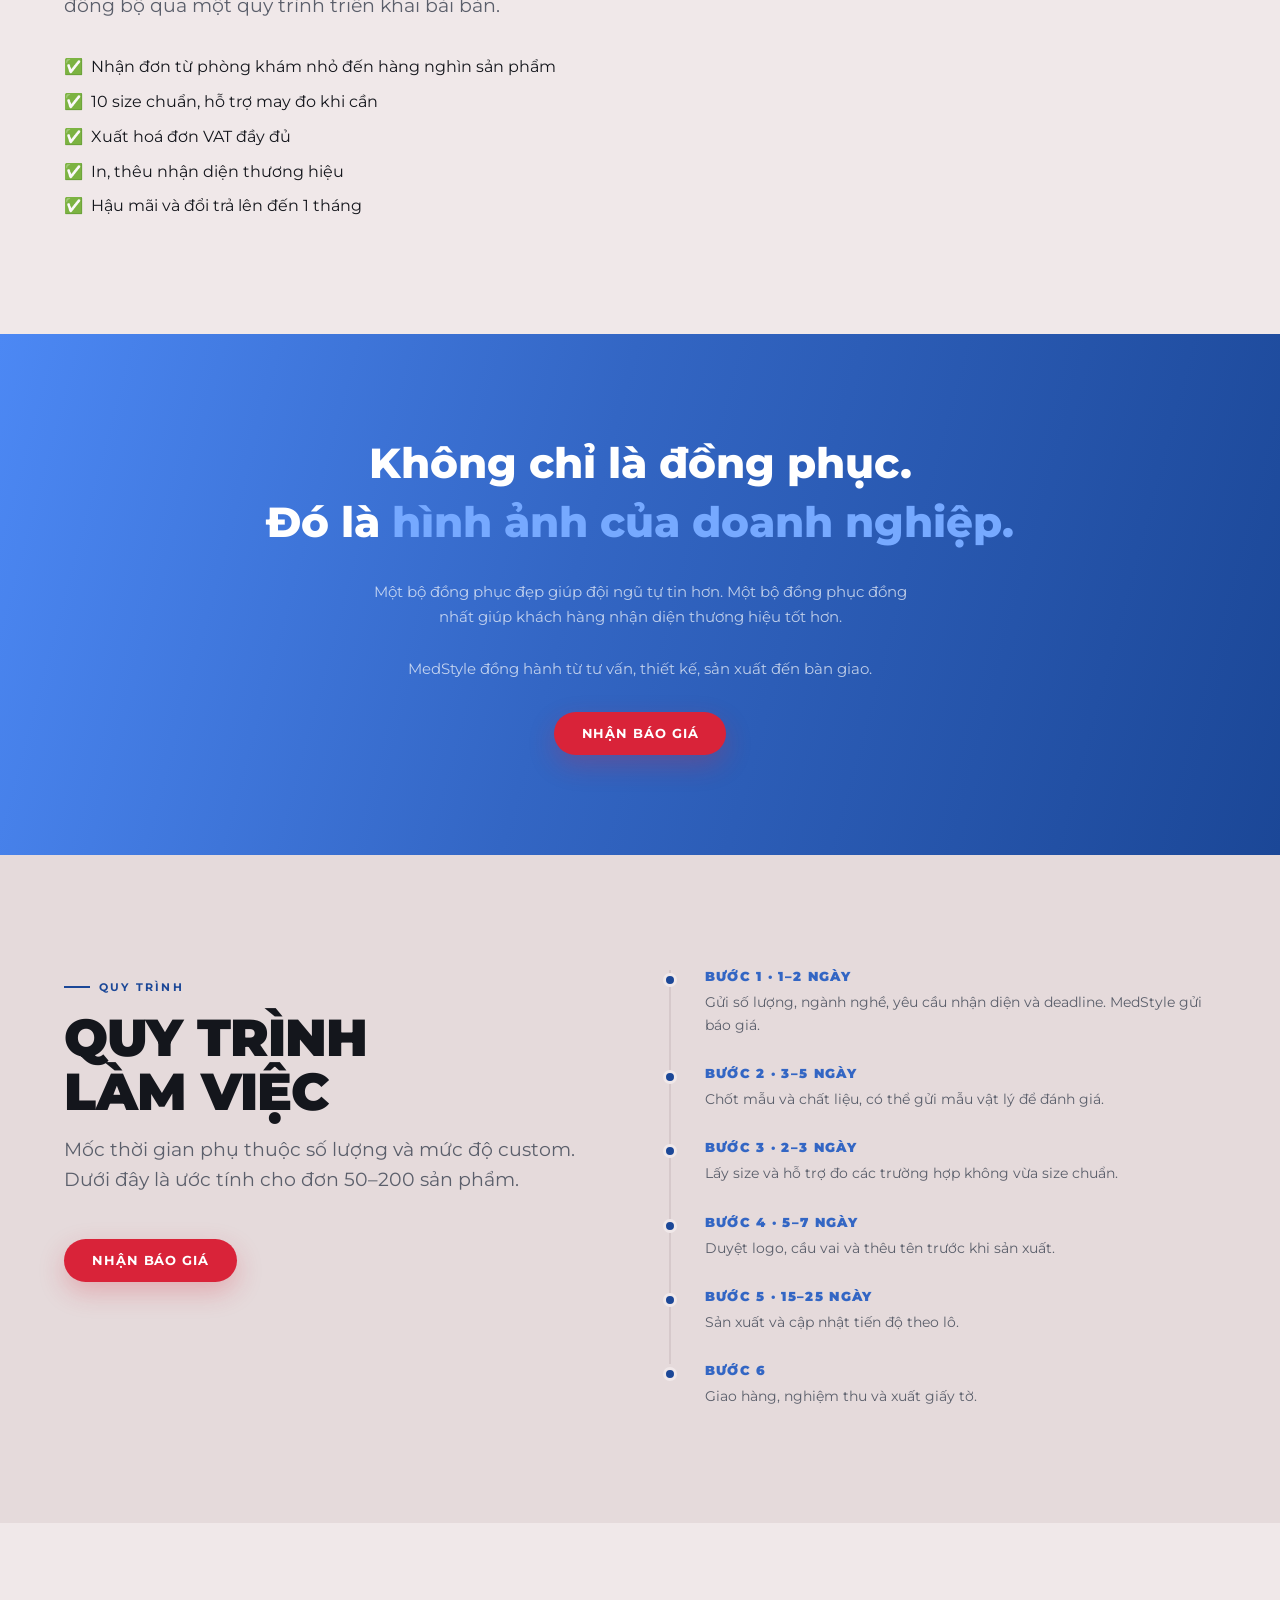
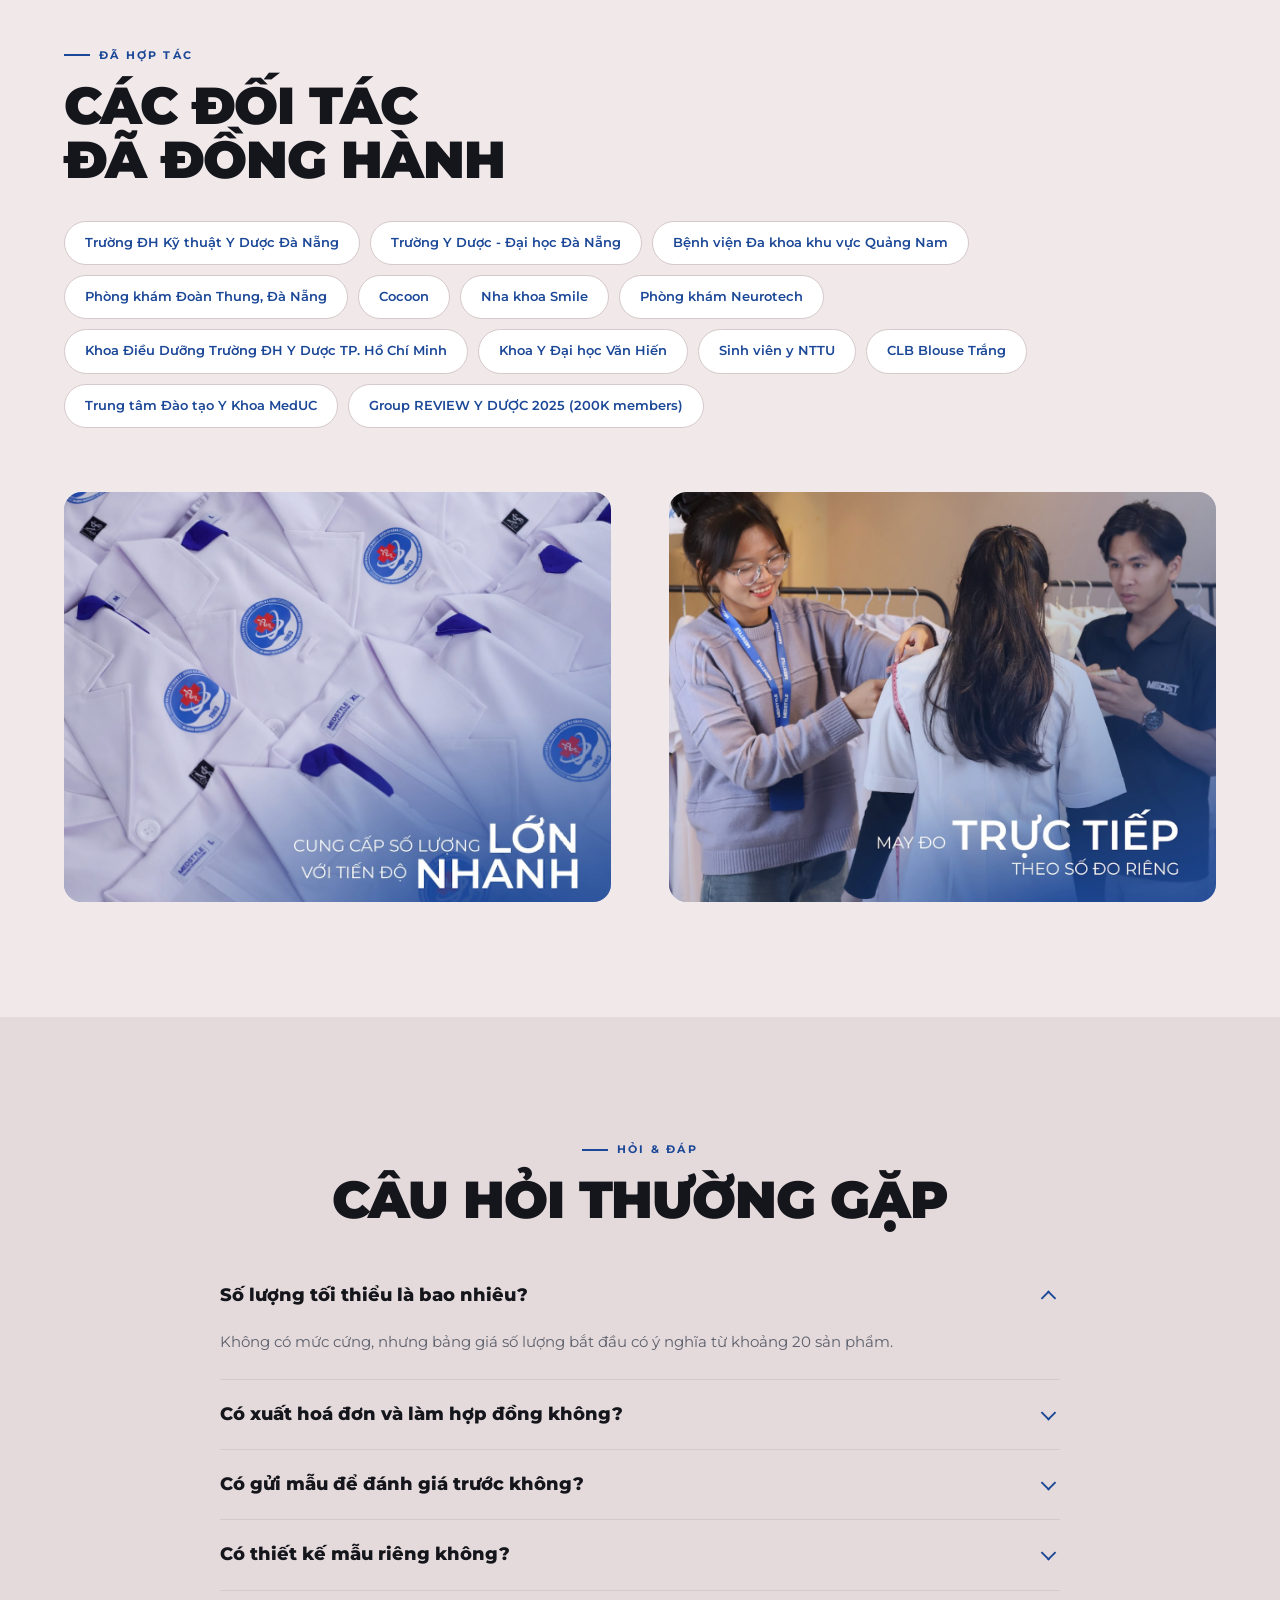
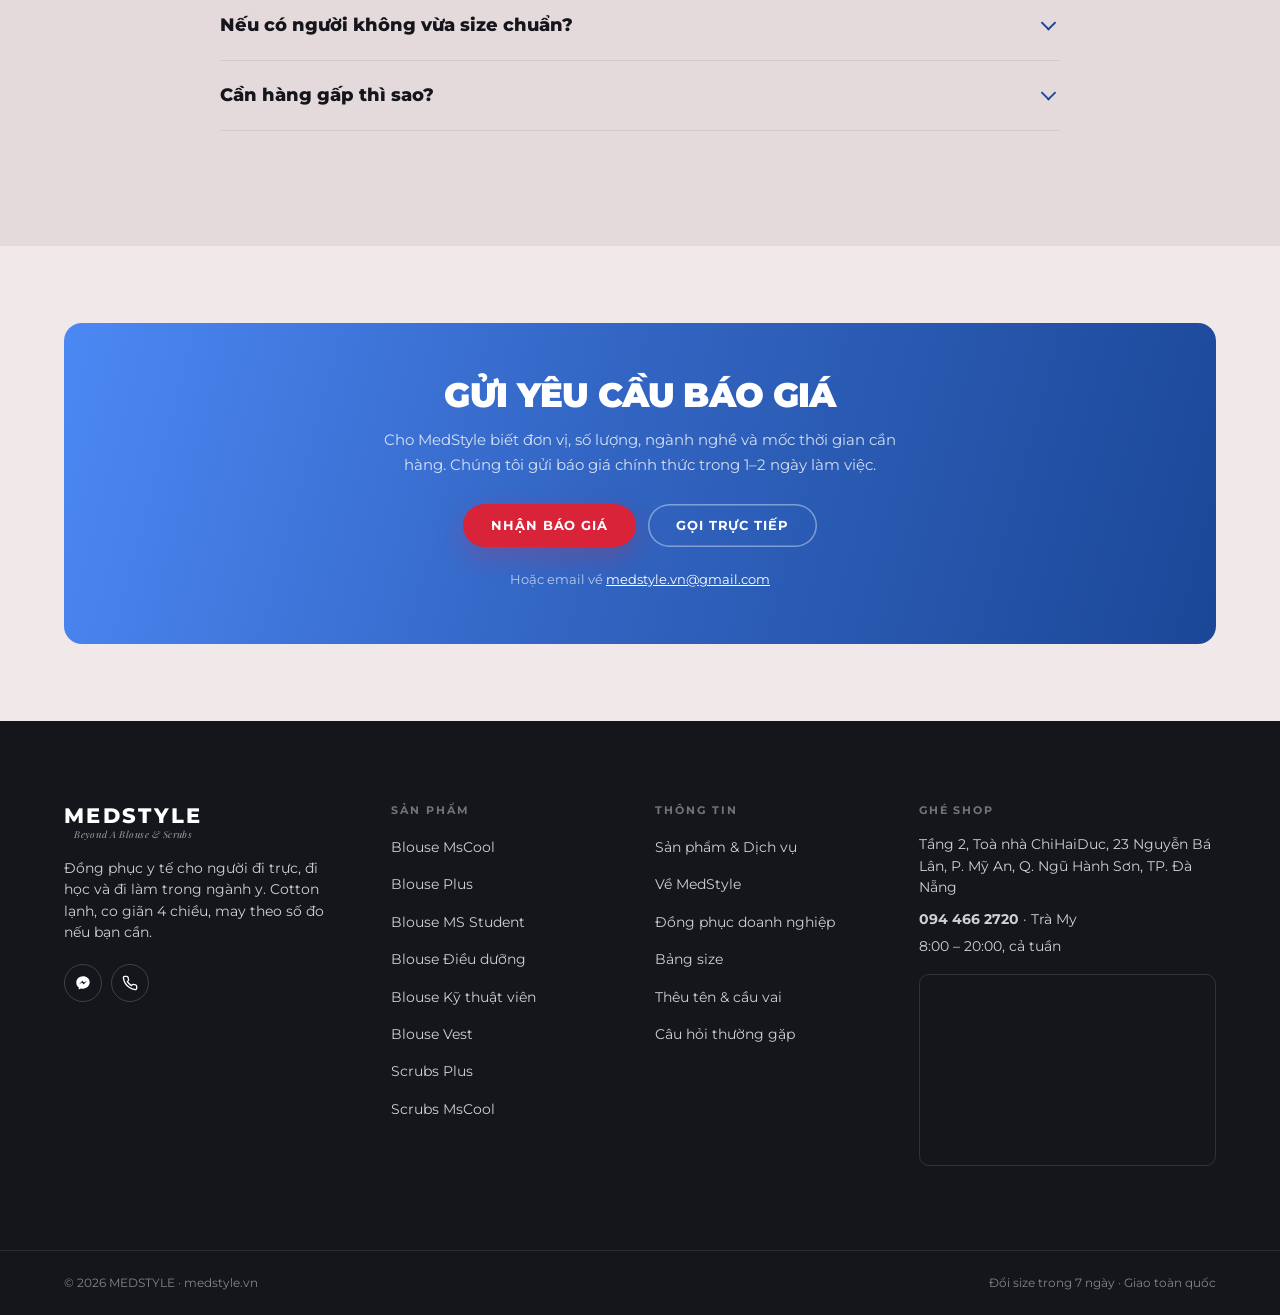
<file: b2b.html>
<!DOCTYPE html>
<html lang="vi">
<head>
  <meta charset="utf-8"><meta name="viewport" content="width=device-width,initial-scale=1">
  <title>Đồng phục doanh nghiệp — MedStyle</title>
  <meta name="description" content="Thiết kế và sản xuất đồng phục y tế số lượng cho bệnh viện, phòng khám, trường học và doanh nghiệp.">
  <link rel="icon" type="image/png" href="assets/img/favicon.jpg">
  <meta name="theme-color" content="#1B4797">
  <link rel="preconnect" href="https://fonts.googleapis.com">
  <link rel="preconnect" href="https://fonts.gstatic.com" crossorigin>
  <link href="https://fonts.googleapis.com/css2?family=Montserrat:ital,wght@0,400;0,500;0,600;0,700;0,800;0,900;1,500&family=Playfair+Display:ital@1&display=swap" rel="stylesheet">
  <link rel="stylesheet" href="assets/css/base.css">
  <link rel="stylesheet" href="assets/css/components.css">
  <link rel="stylesheet" href="assets/css/sections.css">
  <script defer src="assets/js/content.js"></script>
  <script defer src="assets/js/core.js"></script>
  <script defer src="assets/js/render.js"></script>
  <script defer src="assets/js/saved.js"></script>
  <script defer src="assets/js/bot.js"></script>
  <script defer src="assets/js/app.js"></script>
</head>
<body>
  <div id="site-header"></div>
  <main>
    <div data-hero="b2b"></div>
    <section class="phead">
      <div class="ghost" aria-hidden="true">
        <span>MEDSTYLE</span>
        <span>MEDSTYLE</span>
      </div>
      <div class="wrap phead__in two two--top">
        <div>
          <p class="crumb">
            <a href="index.html">Trang chủ</a> / Đồng phục doanh nghiệp
          </p>
          <h1 class="h-xl">Sản xuất & phân phối 
            <span class="txt-blue">đồng phục y tế</span>
          </h1>
          <p class="lede">Đồng phục là hình ảnh thương hiệu, sự chuyên nghiệp của đội ngũ và dấu ấn đầu tiên trong mắt khách hàng.</p>
          <p style="max-width:62ch;font-size:15px;line-height:1.7;color:var(--ink-soft);margin-top:14px">MedStyle thiết kế, sản xuất và triển khai đồng phục theo yêu cầu cho bệnh viện, phòng khám, trường đại học y dược, spa, nha khoa và thương hiệu chăm sóc sức khỏe.</p>
          <div style="display:flex;gap:10px;flex-wrap:wrap;margin-top:26px"><a class="btn btn--sale" id="bMess" href="#">Nhận báo giá</a>
            <a class="btn btn--ghost" id="bCall" href="#">Gọi trực tiếp</a>
          </div>
        </div>
        <figure class="ph" style="--ar:4/5" data-label="b2b-hero.jpg · xưởng sản xuất">
          <img src="assets/img/b2b-hero.jpg" alt="Xưởng sản xuất đồng phục y tế" loading="lazy" onerror="this.remove()">
        </figure>
      </div>
    </section>

    <section class="pad">
      <div class="wrap">
        <div class="sec-head rv">
          <div>
            <p class="eyebrow">Lý do lựa chọn</p>
            <h2 class="h-l">Vì sao các đơn vị<br>lựa chọn MedStyle?</h2>
            <p class="lede">Chúng tôi giúp doanh nghiệp xây dựng hình ảnh chuyên nghiệp và đồng bộ qua một quy trình triển khai bài bản.</p>
          </div>
        </div>
        <ul class="checklist checklist--wide rv">
          <li>✅&nbsp;&nbsp;Nhận đơn từ phòng khám nhỏ đến hàng nghìn sản phẩm</li>
          <li>✅&nbsp;&nbsp;10 size chuẩn, hỗ trợ may đo khi cần</li>
          <li>✅&nbsp;&nbsp;Xuất hoá đơn VAT đầy đủ</li>
          <li>✅&nbsp;&nbsp;In, thêu nhận diện thương hiệu</li>
          <li>✅&nbsp;&nbsp;Hậu mãi và đổi trả lên đến 1 tháng</li>
        </ul>
      </div>
    </section>

    <section class="statement">
      <div class="wrap">
        <p class="statement__y" style="max-width:30ch">Không chỉ là đồng phục.<br>Đó là <em>hình ảnh của doanh nghiệp.</em></p>
        <p class="statement__sub">Một bộ đồng phục đẹp giúp đội ngũ tự tin hơn. Một bộ đồng phục đồng nhất giúp khách hàng nhận diện thương hiệu tốt hơn.</p>
        <p class="statement__sub">MedStyle đồng hành từ tư vấn, thiết kế, sản xuất đến bàn giao.</p>
        <a class="btn btn--sale" id="bMess4" href="#" style="margin-top:30px">Nhận báo giá</a>
      </div>
    </section>

    <section class="pad" style="background:var(--paper-deep)">
      <div class="wrap two two--top">
        <div class="rv">
          <p class="eyebrow">Quy trình</p>
          <h2 class="h-l">Quy trình<br>làm việc</h2>
          <p class="lede" style="margin-top:16px">Mốc thời gian phụ thuộc số lượng và mức độ custom. Dưới đây là ước tính cho đơn 50–200 sản phẩm.</p>
          <a class="btn btn--sale" id="bMess2" href="#" style="margin-top:24px">Nhận báo giá</a>
        </div>
        <ol class="tl rv">
          <li><b>BƯỚC 1 · 1–2 NGÀY</b><p>Gửi số lượng, ngành nghề, yêu cầu nhận diện và deadline. MedStyle gửi báo giá.</p></li>
          <li><b>BƯỚC 2 · 3–5 NGÀY</b><p>Chốt mẫu và chất liệu, có thể gửi mẫu vật lý để đánh giá.</p></li>
          <li><b>BƯỚC 3 · 2–3 NGÀY</b><p>Lấy size và hỗ trợ đo các trường hợp không vừa size chuẩn.</p></li>
          <li><b>BƯỚC 4 · 5–7 NGÀY</b><p>Duyệt logo, cầu vai và thêu tên trước khi sản xuất.</p></li>
          <li><b>BƯỚC 5 · 15–25 NGÀY</b><p>Sản xuất và cập nhật tiến độ theo lô.</p></li>
          <li><b>BƯỚC 6</b><p>Giao hàng, nghiệm thu và xuất giấy tờ.</p></li>
        </ol>
      </div>
    </section>

    <section class="pad">
      <div class="wrap">
        <div class="sec-head rv">
          <div>
            <p class="eyebrow">Đã hợp tác</p>
            <h2 class="h-l">Các đối tác<br>đã đồng hành</h2>
          </div>
        </div>
        <ul class="partners rv" data-ms="partners"></ul>
        <div class="two" style="margin-top:clamp(40px,5vw,70px)">
          <figure class="ph rv" style="--ar:4/3" data-label="b2b-01.jpg · ảnh đồng phục nhóm">
            <img src="assets/img/b2b-01.jpg" alt="Đồng phục theo nhóm" loading="lazy" onerror="this.remove()">
          </figure>
          <figure class="ph rv" style="--ar:4/3" data-label="b2b-02.jpg · logo thêu">
            <img src="assets/img/b2b-02.jpg" alt="Logo thêu trên đồng phục" loading="lazy" onerror="this.remove()">
          </figure>
        </div>
      </div>
    </section>

    <section class="pad" style="background:var(--paper-deep)">
      <div class="wrap">
        <div style="text-align:center;margin-bottom:34px" class="rv">
          <p class="eyebrow" style="justify-content:center">Hỏi & đáp</p>
          <h2 class="h-l">Câu hỏi thường gặp</h2>
        </div>
        <div class="faq rv">
          <details open>
            <summary>Số lượng tối thiểu là bao nhiêu?</summary>
            <p>Không có mức cứng, nhưng bảng giá số lượng bắt đầu có ý nghĩa từ khoảng 20 sản phẩm.</p>
          </details>
          <details>
            <summary>Có xuất hoá đơn và làm hợp đồng không?</summary>
            <p>Có. MedStyle cung cấp báo giá, hợp đồng, biên bản nghiệm thu và hoá đơn VAT theo yêu cầu.</p>
          </details>
          <details>
            <summary>Có gửi mẫu để đánh giá trước không?</summary>
            <p>Có. MedStyle có thể gửi mẫu vật lý để kiểm tra chất vải, đường may và form dáng.</p>
          </details>
          <details>
            <summary>Có thiết kế mẫu riêng không?</summary>
            <p>Có. MedStyle nhận thiết kế mới hoặc điều chỉnh dáng có sẵn theo nhận diện của đơn vị.</p>
          </details>
          <details>
            <summary>Nếu có người không vừa size chuẩn?</summary>
            <p>MedStyle may đo riêng cho các trường hợp đó trong cùng đơn hàng.</p>
          </details>
          <details>
            <summary>Cần hàng gấp thì sao?</summary>
            <p>Hãy báo deadline ngay từ đầu để MedStyle xác nhận khả năng đáp ứng trước khi nhận đơn.</p>
          </details>
        </div>
      </div>
    </section>

    <section class="pad-s">
      <div class="wrap">
        <div class="callout rv" id="baogia">
          <h3>Gửi yêu cầu báo giá</h3>
          <p>Cho MedStyle biết đơn vị, số lượng, ngành nghề và mốc thời gian cần hàng. Chúng tôi gửi báo giá chính thức trong 1–2 ngày làm việc.</p>
          <div style="display:flex;gap:12px;justify-content:center;flex-wrap:wrap">
            <a class="btn btn--sale" id="bMess3" href="#">Nhận báo giá</a>
            <a class="btn btn--ghost" id="bCall2" href="#" style="box-shadow:inset 0 0 0 1.5px #ffffff66;color:#fff">Gọi trực tiếp</a>
          </div>
          <p style="margin:22px auto 0;font-size:13px;color:#ffffffa8">Hoặc email về <span id="bMail"></span></p>
        </div>
      </div>
    </section>
  </main>
  <div id="site-footer"></div>
</body>
</html>
</file>
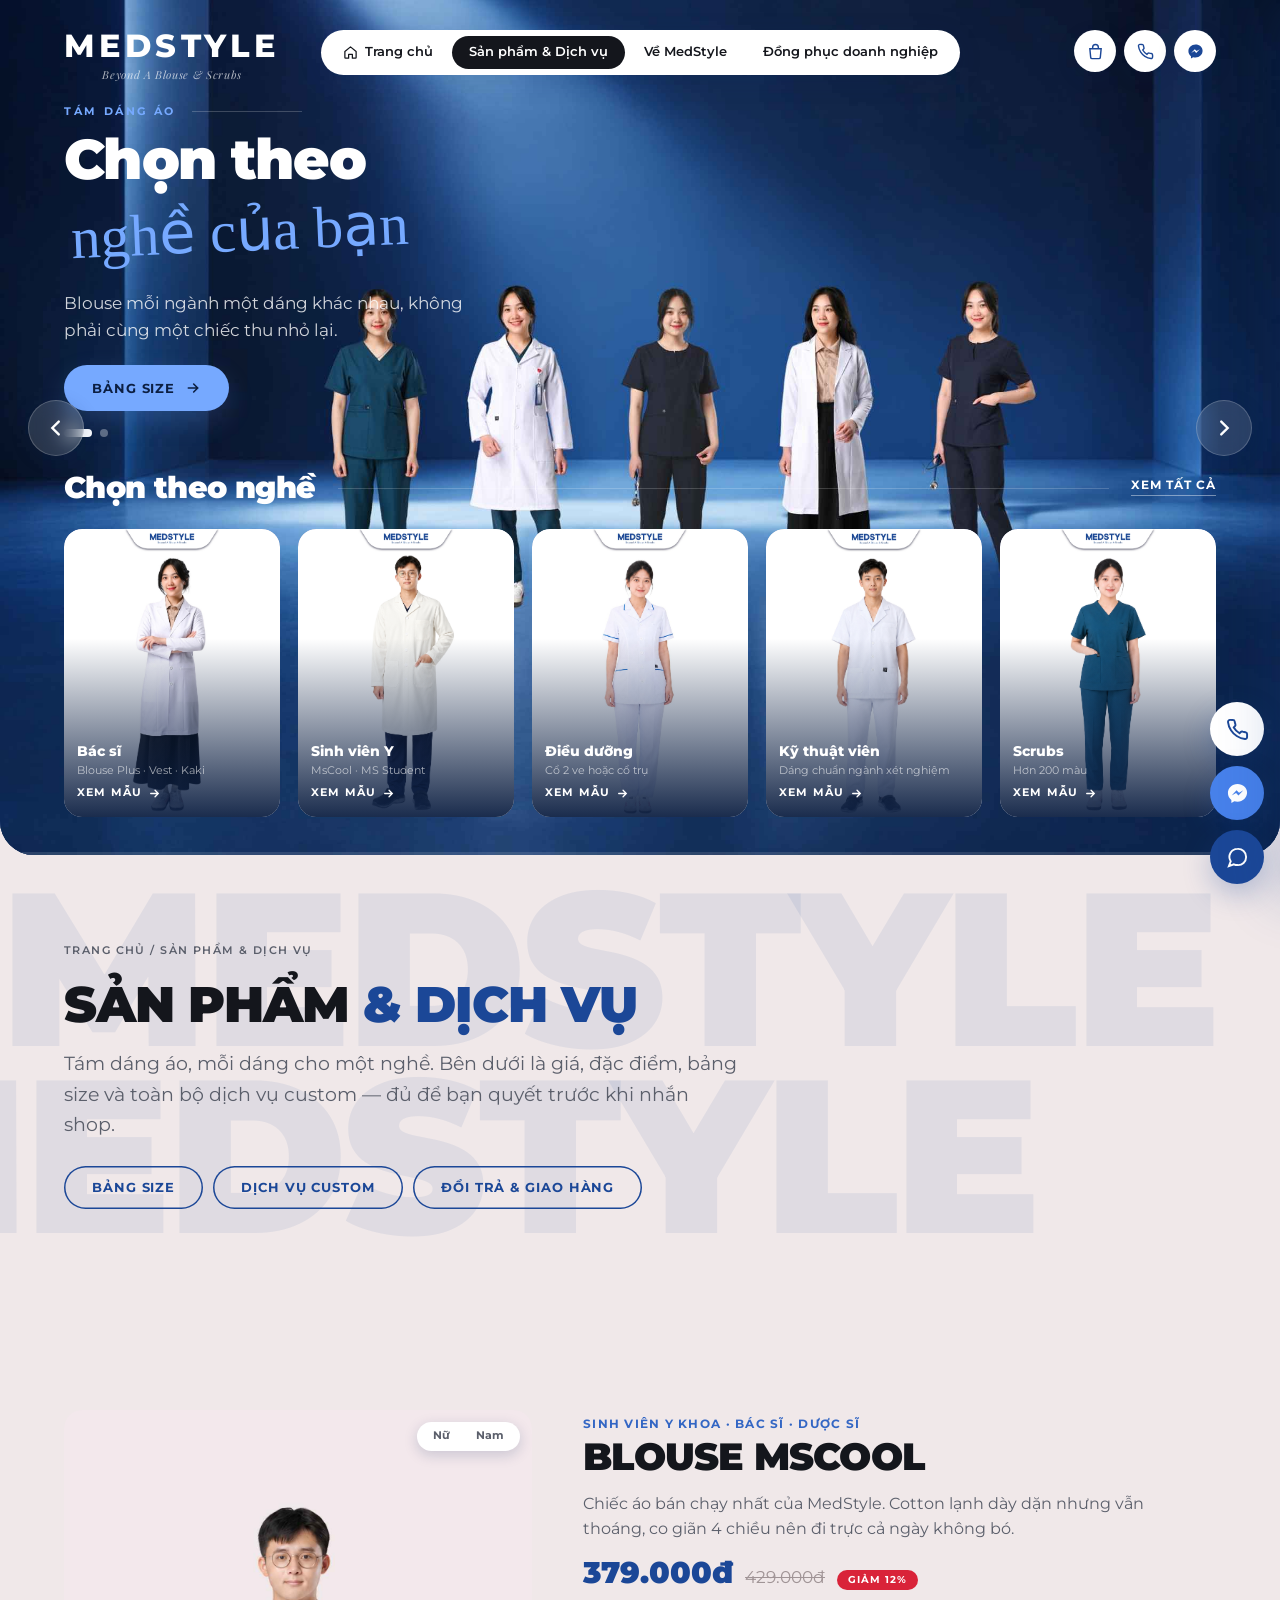
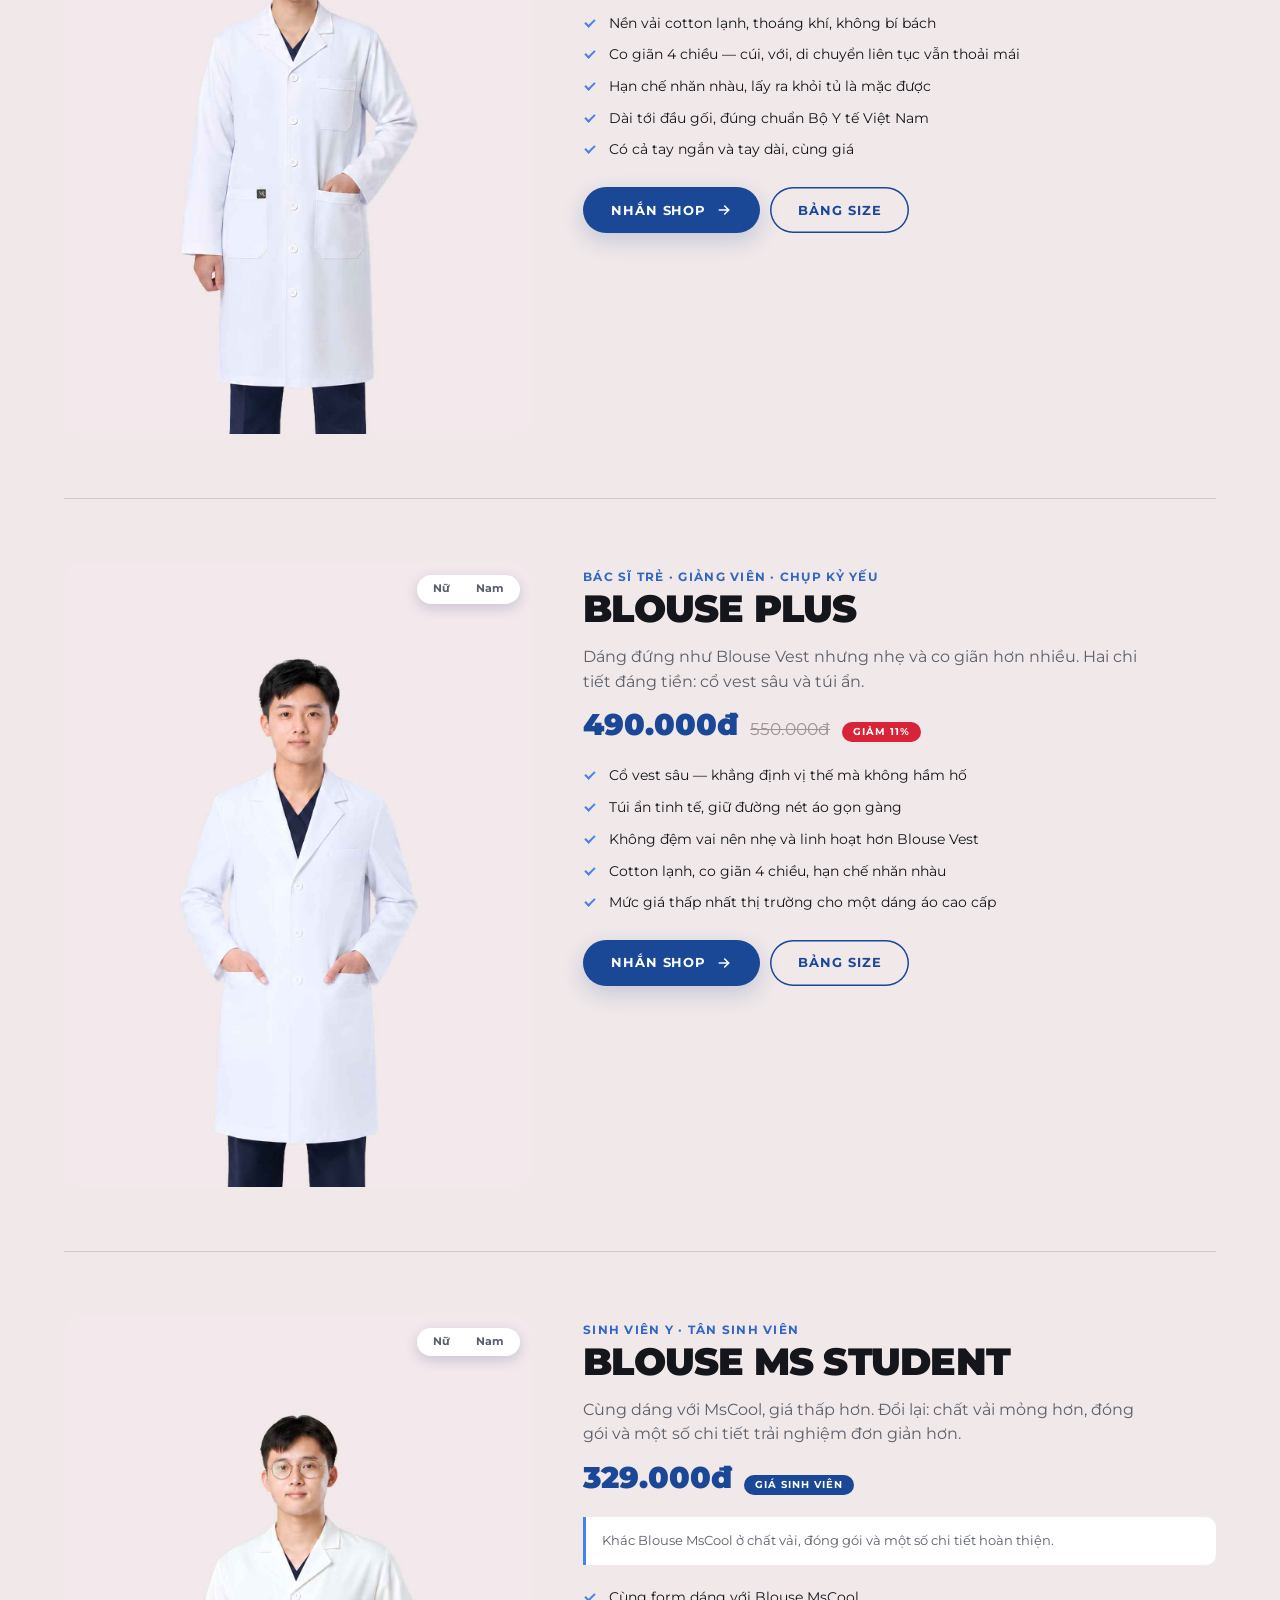
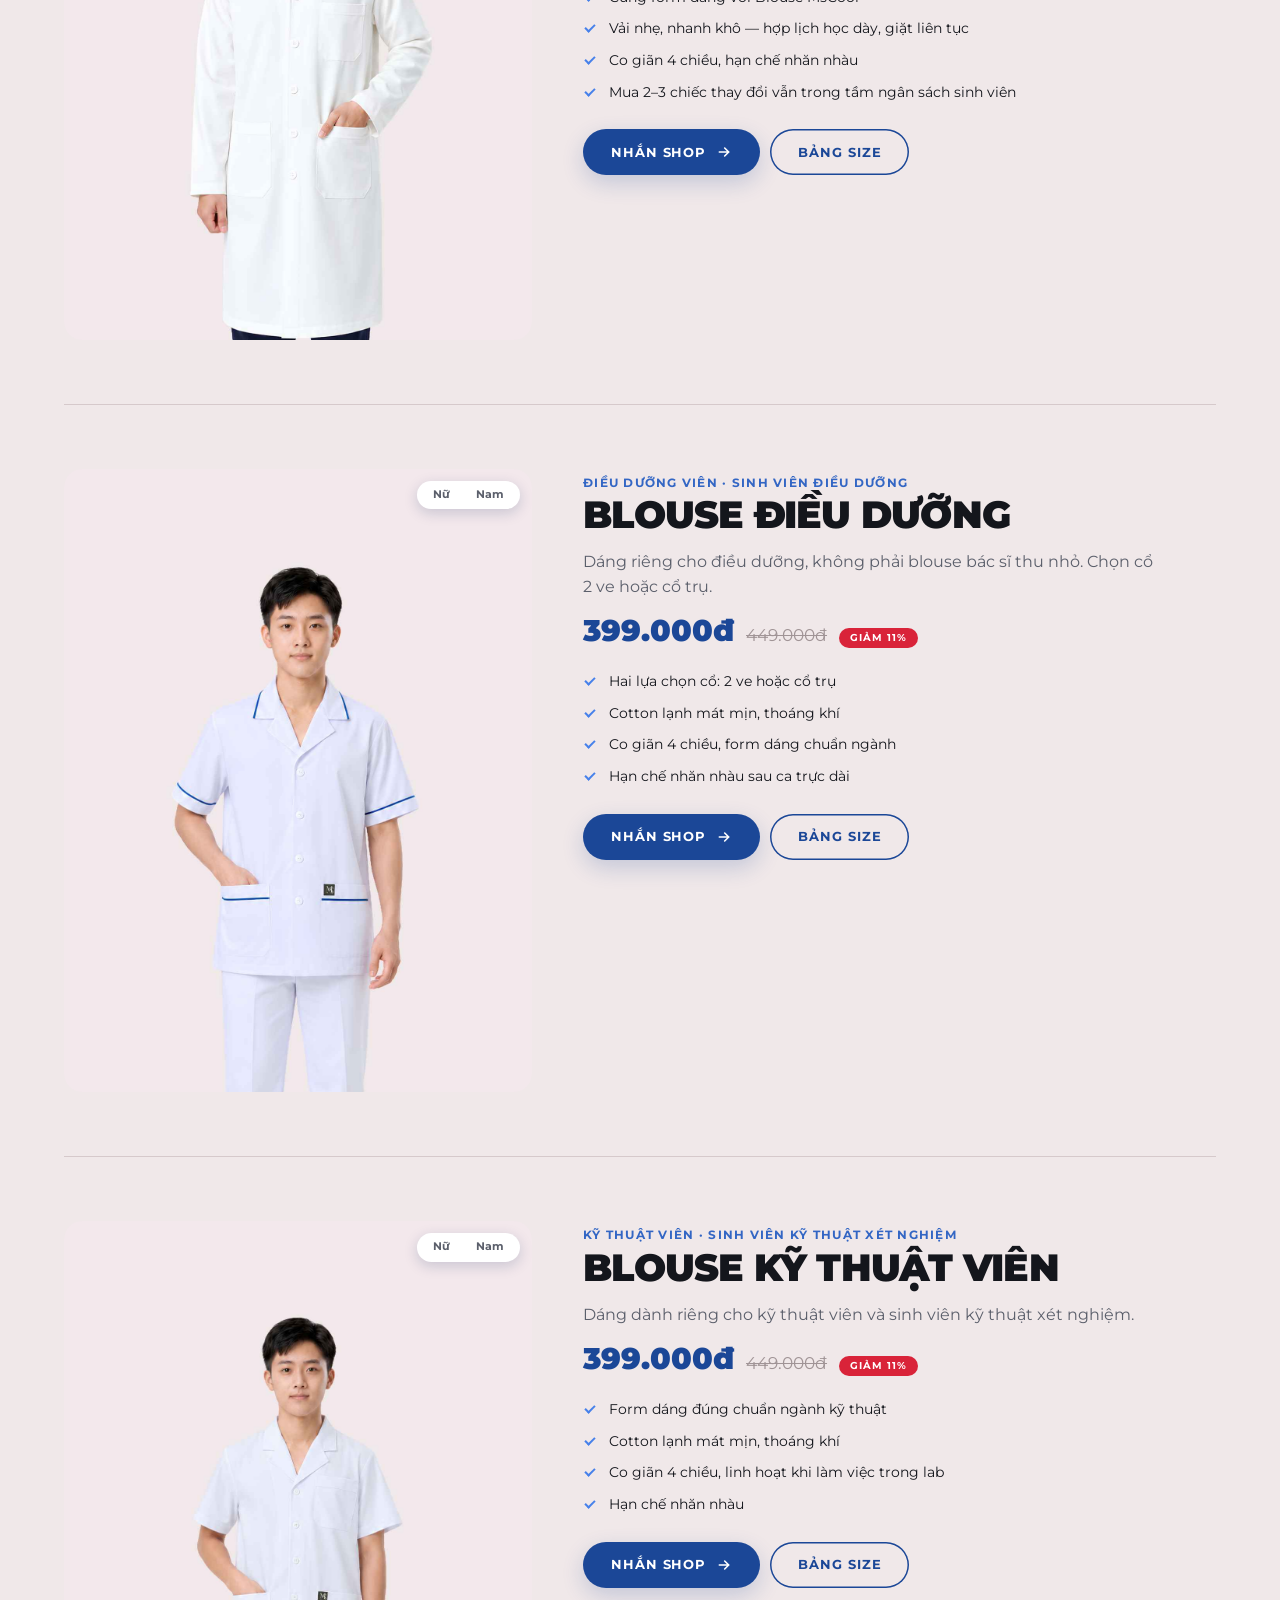
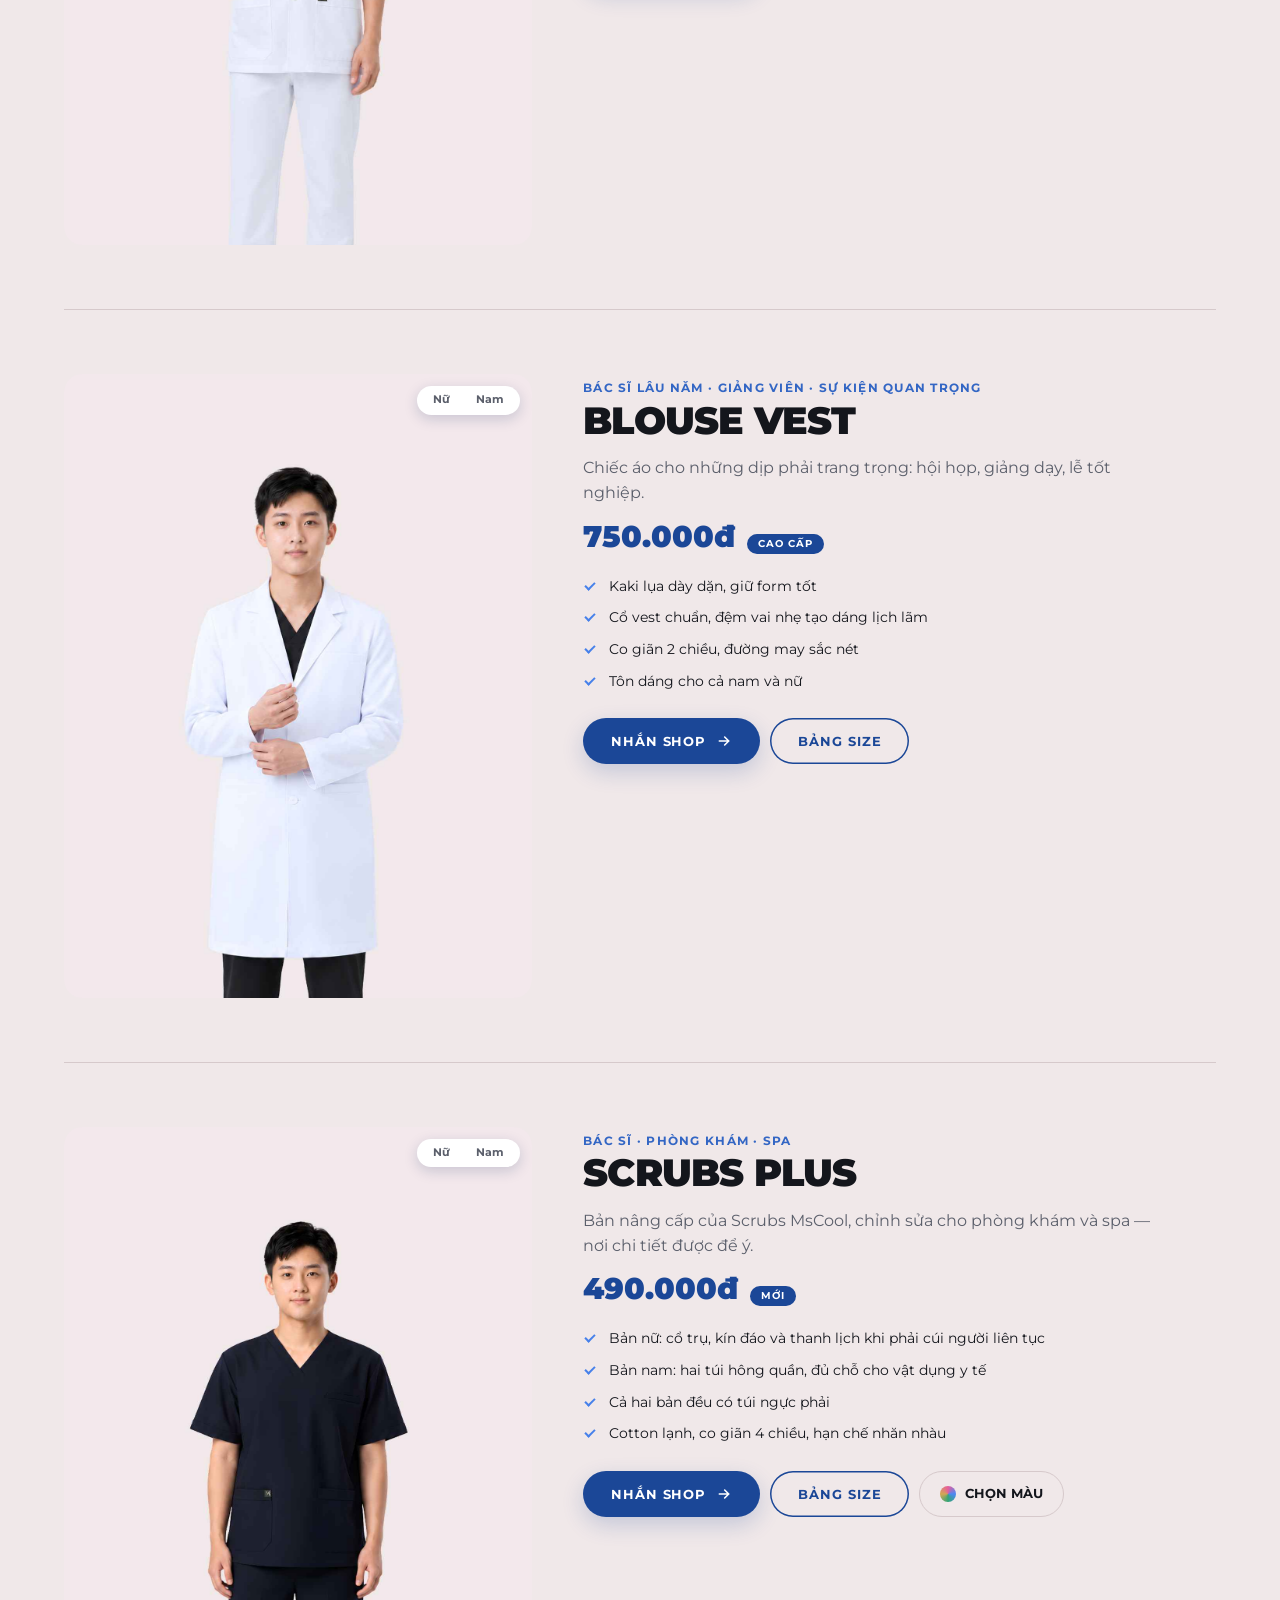
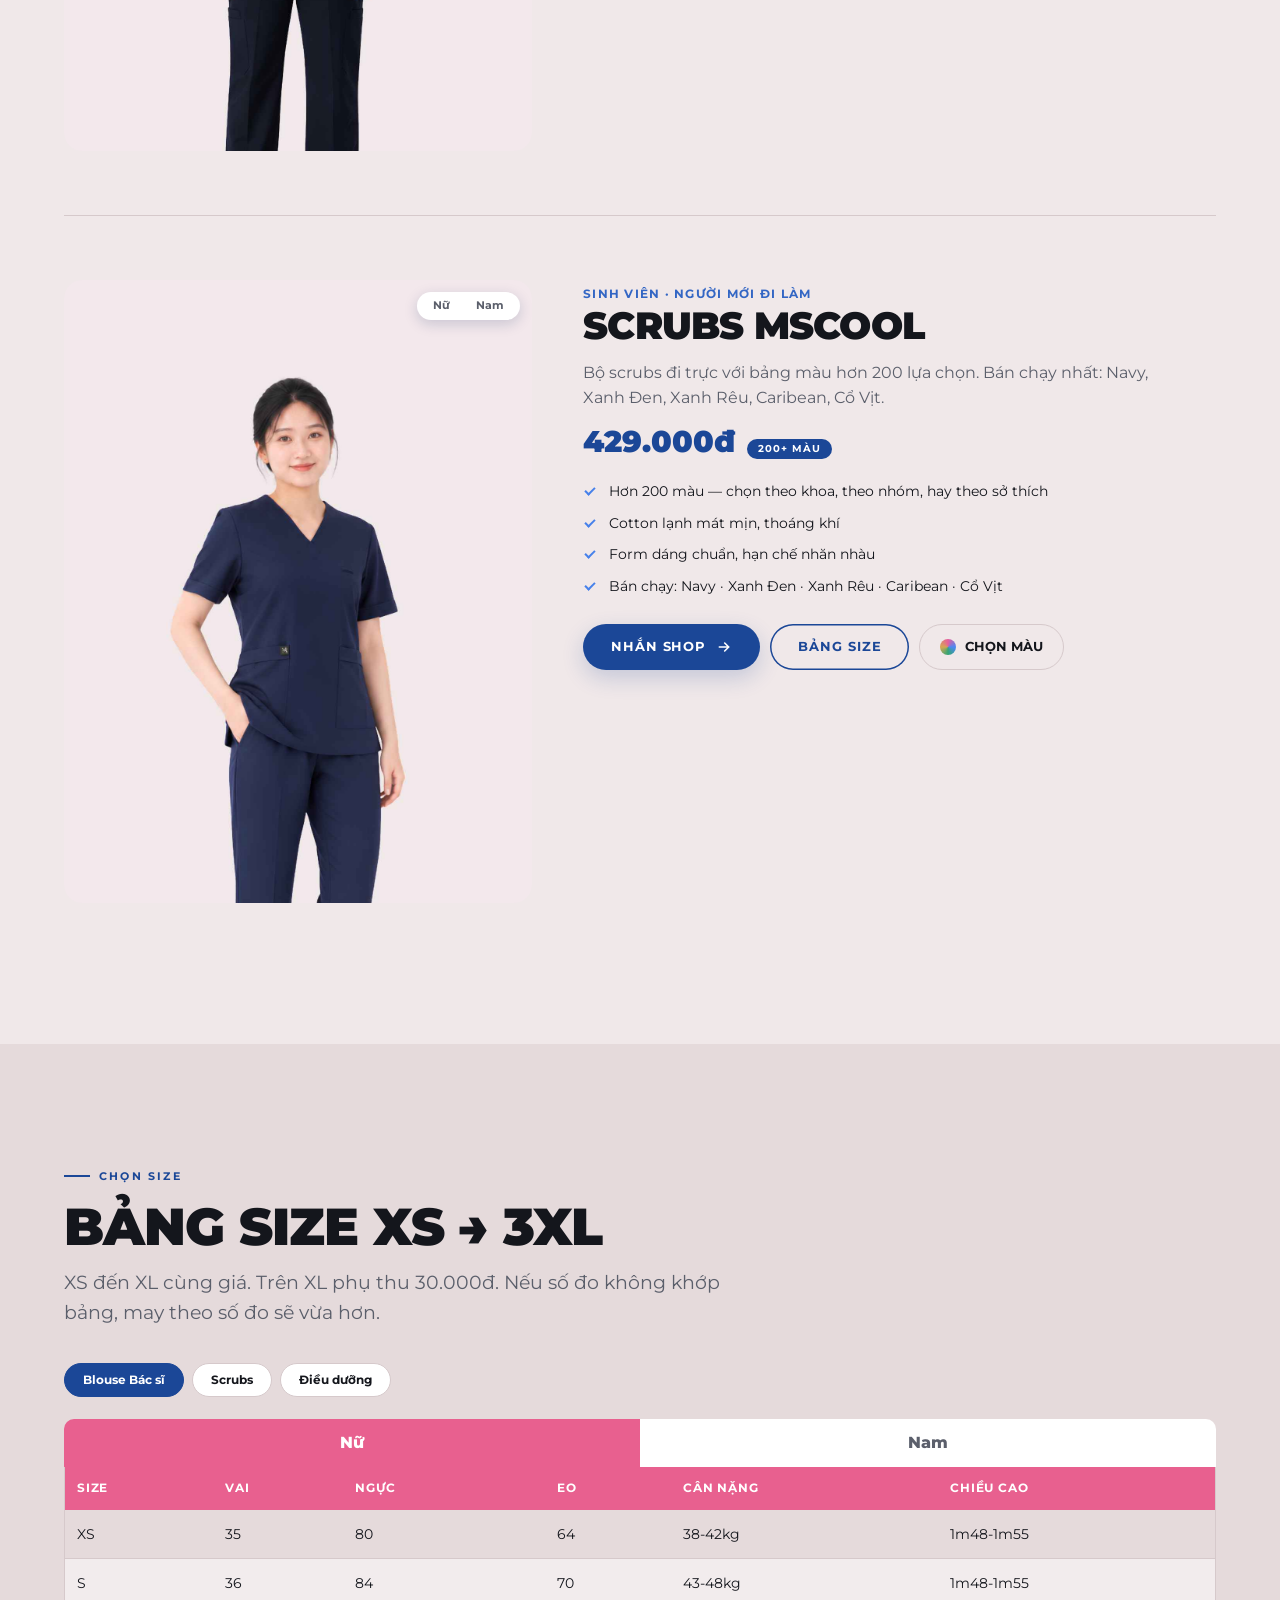
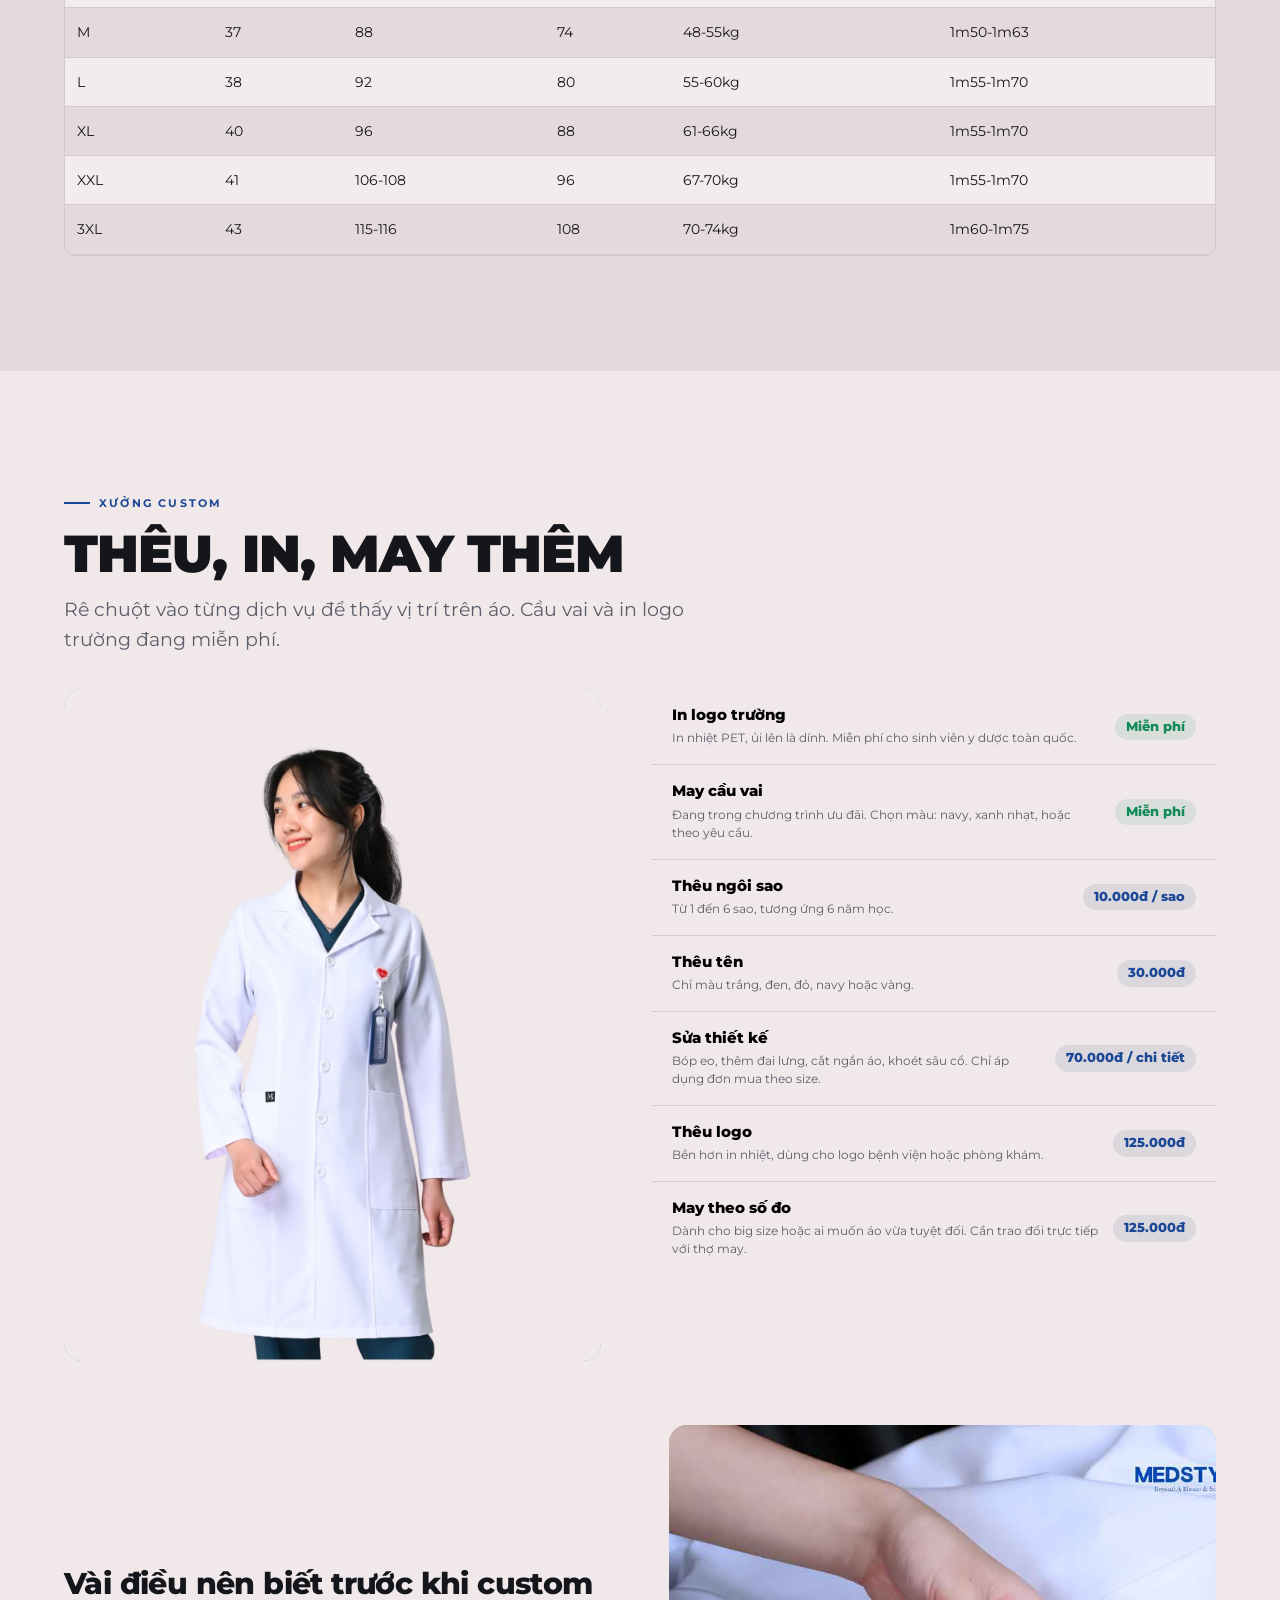
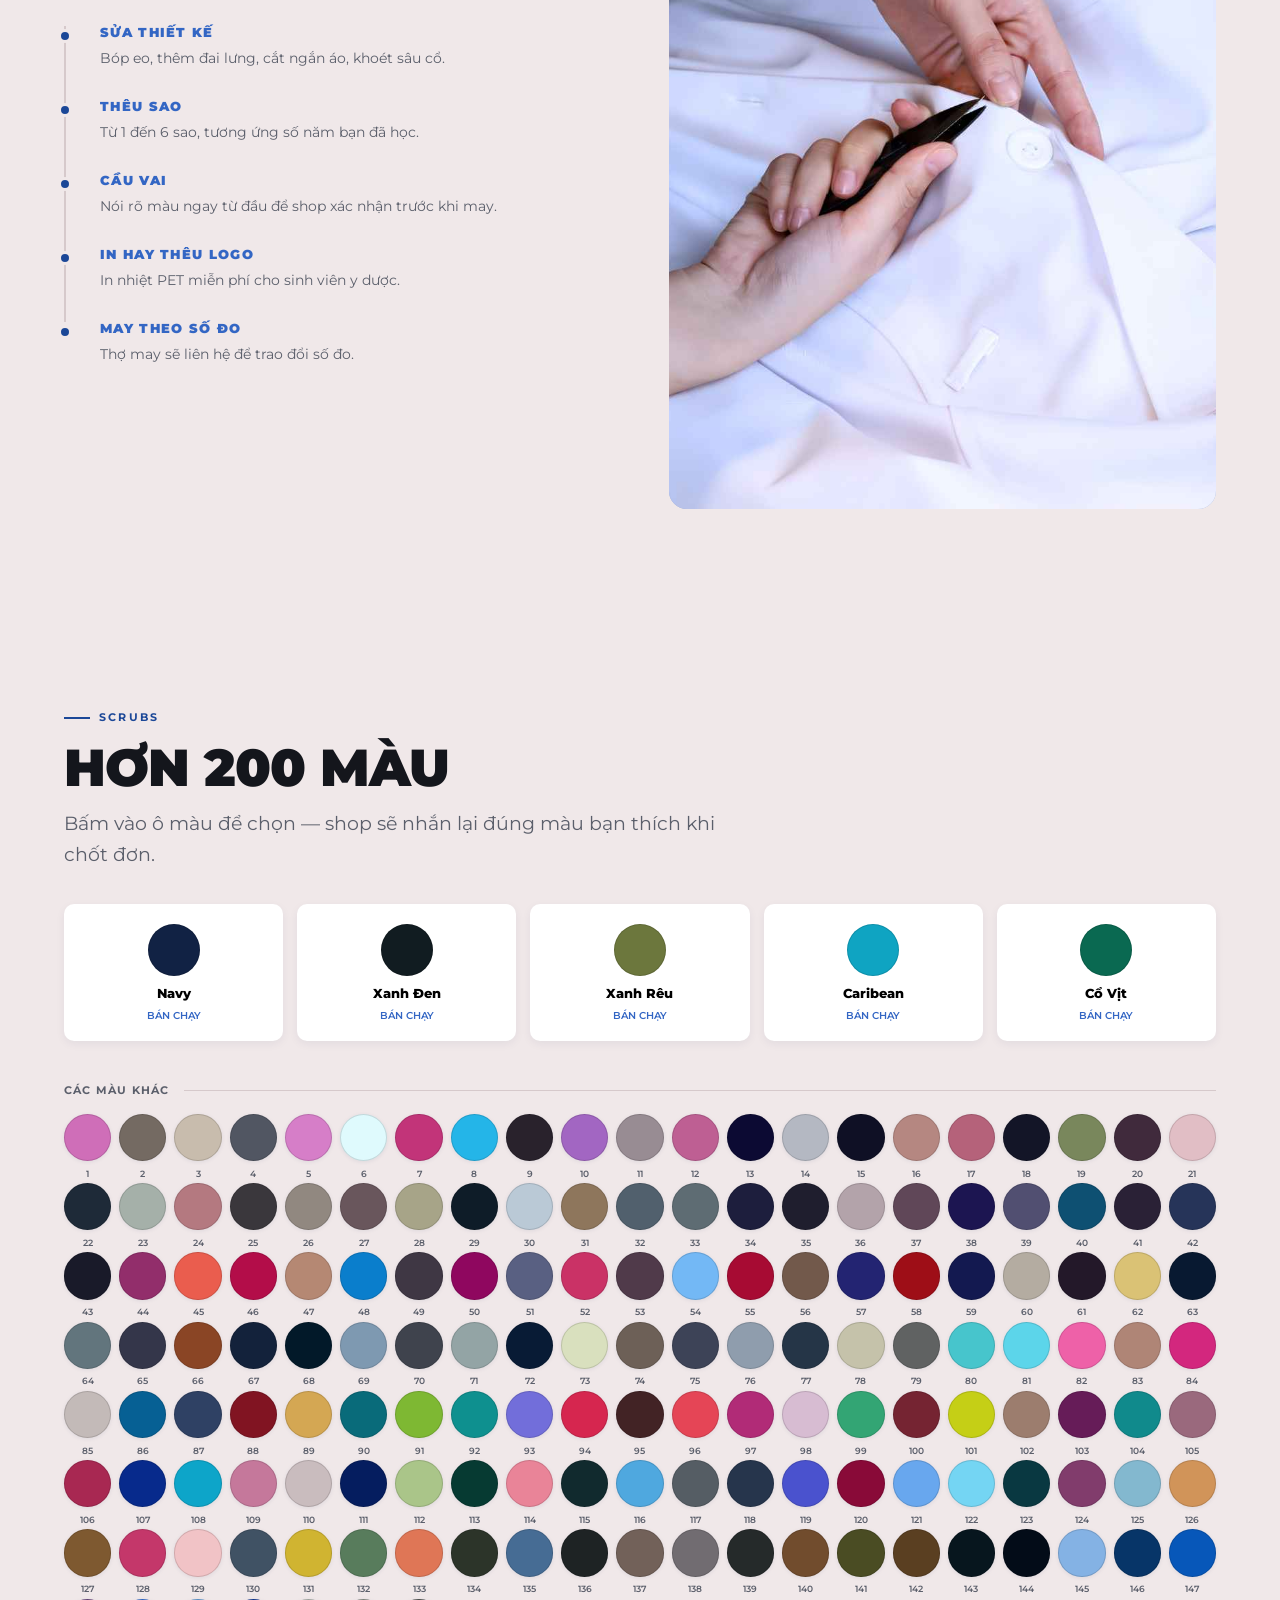
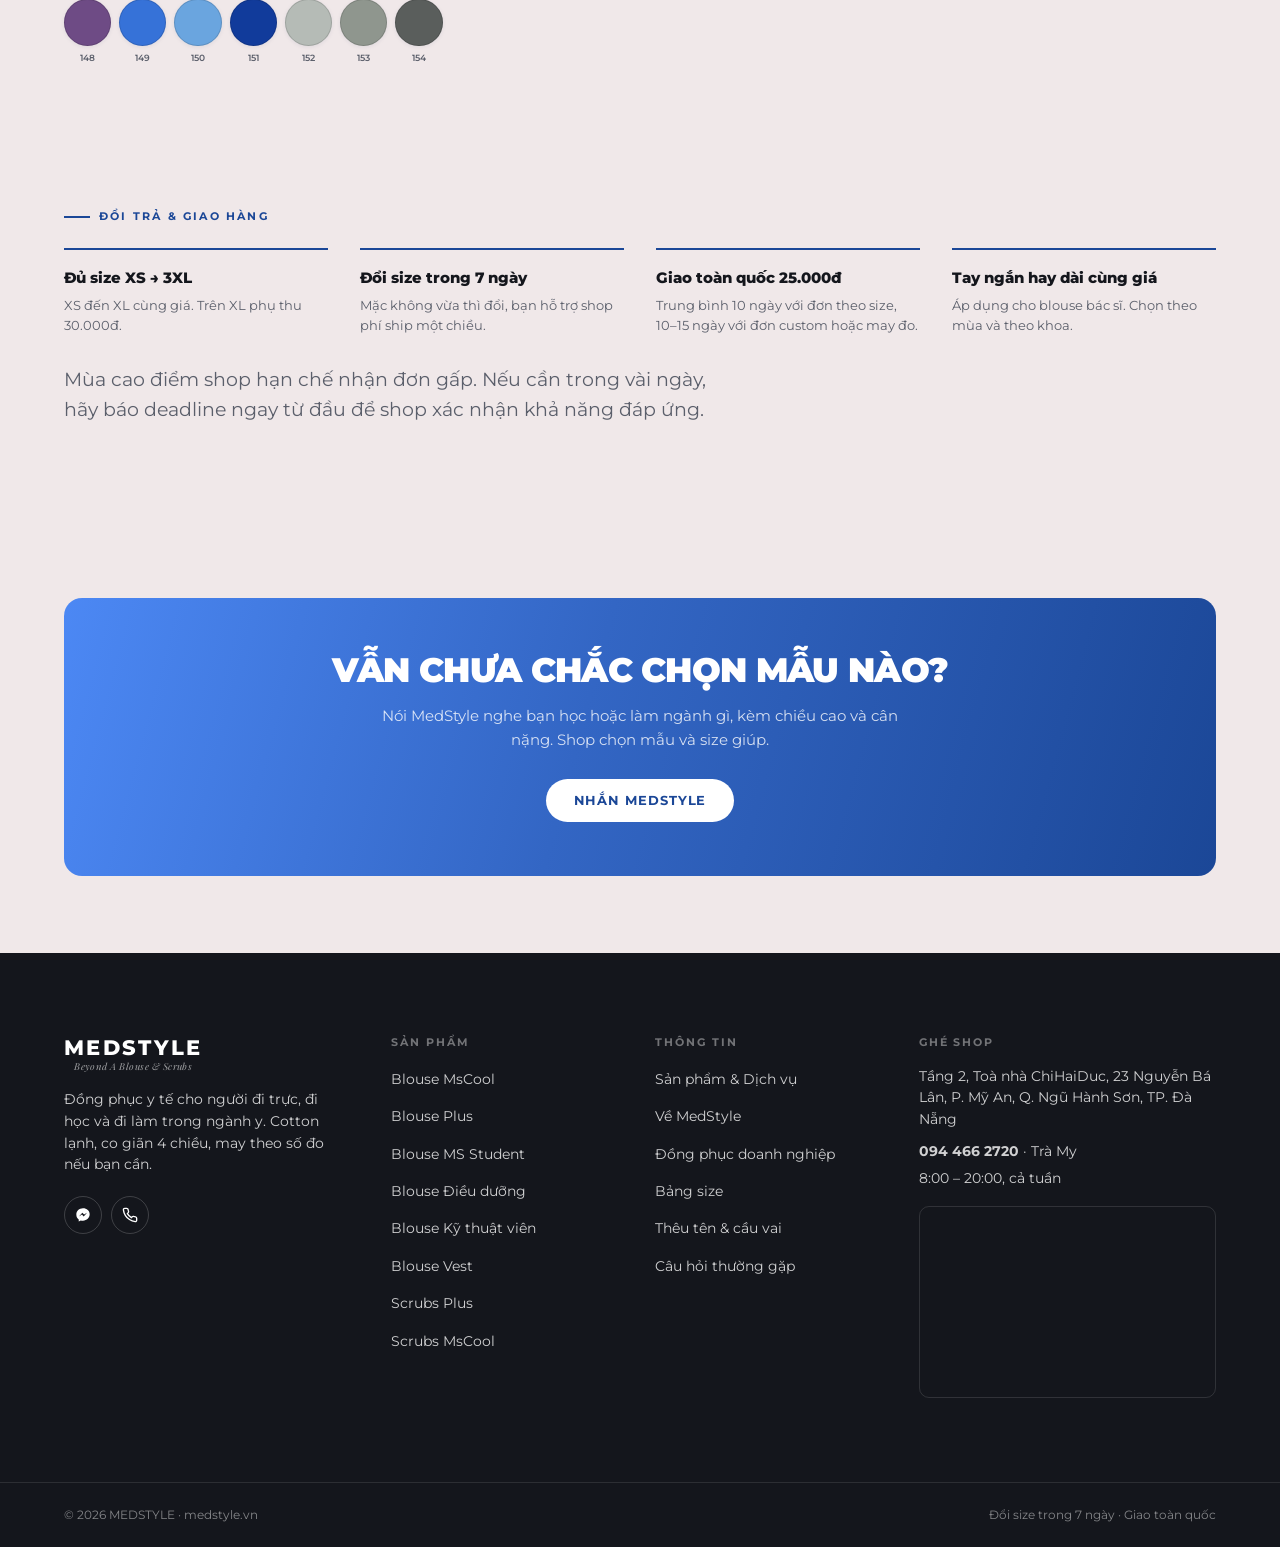
<file: products.html>
<!DOCTYPE html>
<html lang="vi">
<head>
  <meta charset="utf-8"><meta name="viewport" content="width=device-width,initial-scale=1">
  <title>Sản phẩm & Dịch vụ — MedStyle</title>
  <meta name="description" content="Tám dòng blouse và scrubs MedStyle, bảng size, bảng màu và dịch vụ custom.">
  <link rel="icon" type="image/png" href="assets/img/favicon.jpg">
  <meta name="theme-color" content="#1B4797">
  <meta property="og:image" content="https://medstyle.vn/assets/img/logomedstyle.jpg">
  <link rel="preconnect" href="https://fonts.googleapis.com"><link rel="preconnect" href="https://fonts.gstatic.com" crossorigin>
  <link href="https://fonts.googleapis.com/css2?family=Montserrat:ital,wght@0,400;0,500;0,600;0,700;0,800;0,900;1,500&family=Playfair+Display:ital@1&display=swap" rel="stylesheet">
  <link rel="stylesheet" href="assets/css/base.css"><link rel="stylesheet" href="assets/css/components.css"><link rel="stylesheet" href="assets/css/sections.css">
  <script defer src="assets/js/content.js"></script><script defer src="assets/js/core.js"></script><script defer src="assets/js/render.js"></script><script defer src="assets/js/saved.js"></script><script defer src="assets/js/bot.js"></script><script defer src="assets/js/app.js"></script>
</head>
<body>
  <div id="site-header"></div>
  <main>
    <div data-hero="products" data-cats></div>

    <section class="phead">
      <div class="ghost" aria-hidden="true">
        <span>MEDSTYLE</span>
        <span>MEDSTYLE</span>
      </div>
      <div class="wrap phead__in">
        <p class="crumb">
          <a href="index.html">Trang chủ</a> / Sản phẩm & Dịch vụ
        </p><h1 class="h-xl">Sản phẩm <span class="txt-blue">& dịch vụ</span></h1>
        <p class="lede">Tám dáng áo, mỗi dáng cho một nghề. Bên dưới là giá, đặc điểm, bảng size và toàn bộ dịch vụ custom — đủ để bạn quyết trước khi nhắn shop.</p>
        <div style="display:flex;gap:10px;flex-wrap:wrap;margin-top:26px">
          <a class="btn btn--ghost" href="#size">Bảng size</a>
          <a class="btn btn--ghost" href="#dichvu">Dịch vụ custom</a>
          <a class="btn btn--ghost" href="#chinhsach">Đổi trả & giao hàng</a>
        </div>
      </div>
    </section>

    <section class="pad-s">
      <div class="wrap" data-ms="prows"> 
      </div>
    </section>

    <section class="pad" id="size" style="background:var(--paper-deep)">
      <div class="wrap">
        <div class="sec-head rv">
          <div>
            <p class="eyebrow">Chọn size</p>
            <h2 class="h-l">Bảng size XS → 3XL</h2>
            <p class="lede">XS đến XL cùng giá. Trên XL phụ thu 30.000đ. Nếu số đo không khớp bảng, may theo số đo sẽ vừa hơn.</p>
          </div>
        </div>
        <div class="rv" data-ms="sizeTable">
        </div>
      </div>
    </section>

    <section class="pad" id="dichvu">
      <div class="wrap">
        <div class="sec-head rv">
          <div>
            <p class="eyebrow">Xưởng custom</p>
            <h2 class="h-l">Thêu, in, may thêm</h2>
            <p class="lede">Rê chuột vào từng dịch vụ để thấy vị trí trên áo. Cầu vai và in logo trường đang miễn phí.</p>
          </div>
        </div>
        <div class="rv" data-ms="custom"></div>
        <div class="two" style="margin-top:clamp(40px,5vw,70px)">
          <div class="rv">
            <h3 class="h-m">Vài điều nên biết trước khi custom</h3>
            <ul class="tl" style="margin-top:24px">
              <li><b>SỬA THIẾT KẾ</b><p>Bóp eo, thêm đai lưng, cắt ngắn áo, khoét sâu cổ.</p></li>
              <li><b>THÊU SAO</b><p>Từ 1 đến 6 sao, tương ứng số năm bạn đã học.</p></li>
              <li><b>CẦU VAI</b><p>Nói rõ màu ngay từ đầu để shop xác nhận trước khi may.</p></li>
              <li><b>IN HAY THÊU LOGO</b><p>In nhiệt PET miễn phí cho sinh viên y dược.</p></li>
              <li><b>MAY THEO SỐ ĐO</b><p>Thợ may sẽ liên hệ để trao đổi số đo.</p></li>
            </ul>
          </div>
          <div class="rv">
            <figure class="ph" style="--ar:4/5" data-label="custom-detail.jpg · cận cảnh custom">
              <img src="assets/img/custom-detail.jpg" alt="Chi tiết custom áo blouse" loading="lazy" onerror="this.remove()">
            </figure>
          </div>
        </div>
      </div>
    </section>

    <section class="pad-s" id="bang-mau">
      <div class="wrap">
        <div class="sec-head rv">
          <div>
            <p class="eyebrow">Scrubs</p>
            <h2 class="h-l">Hơn 200 màu</h2>
            <p class="lede">Bấm vào ô màu để chọn — shop sẽ nhắn lại đúng màu bạn thích khi chốt đơn.</p>
          </div>
        </div>
        <div class="swatch-hot rv" data-ms="swatch-hot"></div>
        <p class="swatch-sub rv">Các màu khác</p>
        <div class="swatch rv" data-ms="swatch"></div>
      </div>
    </section>

    <section class="pad-s" id="chinhsach">
      <div class="wrap">
        <p class="eyebrow rv">Đổi trả & giao hàng</p>
        <div class="pol rv" data-ms="pol" style="margin-top:8px"></div>
        <p class="lede rv" style="margin-top:30px">
          Mùa cao điểm shop hạn chế nhận đơn gấp. Nếu cần trong vài ngày, hãy báo deadline ngay từ đầu để shop xác nhận khả năng đáp ứng.
        </p>
      </div>
    </section>

    <section class="pad-s"><div class="wrap"><div class="callout rv"><h3>Vẫn chưa chắc chọn mẫu nào?</h3><p>Nói MedStyle nghe bạn học hoặc làm ngành gì, kèm chiều cao và cân nặng. Shop chọn mẫu và size giúp.</p><a class="btn btn--onblue" id="pMess" href="#">Nhắn MedStyle</a></div></div></section>
  </main>
  <div id="site-footer"></div>
</body>
</html>
</file>
<file: assets/css/base.css>
:root{
  --navy:#1B4797;
  --navy-deep:#123273;
  --blue:#3366C4;
  --blue-bright:#4781EA;
  --blue-lift:#4C88F4;
  --paper:#F0E8E9;
  --paper-deep:#E5DADB;
  --white:#FFF;
  --ink:#14161C;
  --ink-soft:#5B5F6B;
  --line:#D6C9CB;
  --dk:#0C1F42;
  --dk-2:#122E5C;
  --dk-3:#1B4797;
  --lift:#76A9FF;
  --sale:#D92339;
  --sale-soft:#FDECEE;
  --ok:#128A5B;
  --amber:#C79A16;
  --wedge:linear-gradient(105deg,var(--blue-lift) 0%,var(--blue) 45%,var(--navy) 100%);
  --display:"Montserrat",system-ui,sans-serif;
  --body:"Montserrat",system-ui,sans-serif;
  --serif:"Playfair Display",Georgia,serif;
  --script:"Pacifico","Dancing Script",cursive;
  --gut:clamp(20px,5vw,64px);
  --max:1320px;
  --r:18px;
  --r-s:10px;
  --ease:cubic-bezier(.22,.61,.36,1)
}
*,*::before,*::after{box-sizing:border-box}
html{scroll-behavior:smooth;-webkit-text-size-adjust:100%}
body{margin:0;background:var(--paper);color:var(--ink);font:400 16px/1.65 var(--body);overflow-x:hidden}
img{max-width:100%;display:block}a{color:inherit;text-decoration:none}button{font:inherit;cursor:pointer}
:focus-visible{outline:3px solid var(--navy);outline-offset:3px;border-radius:4px}
@media(prefers-reduced-motion:reduce){*{animation:none!important;transition:none!important;scroll-behavior:auto!important}}
.wrap{width:100%;max-width:var(--max);margin-inline:auto;padding-inline:var(--gut)}
section{position:relative}.pad{padding-block:clamp(64px,9vw,130px)}.pad-s{padding-block:clamp(44px,6vw,84px)}
.eyebrow{display:inline-flex;align-items:center;gap:9px;font:700 11px/1 var(--body);letter-spacing:.2em;text-transform:uppercase;color:var(--navy);margin:0 0 18px}
.eyebrow::before{content:"";width:26px;height:2px;background:currentColor}
h1,h2,h3,h4{margin:0;font-family:var(--display);letter-spacing:-.02em;color:var(--ink)}
.h-xl{font-weight:900;font-size:clamp(30px,4.2vw,50px);line-height:1.15;text-transform:uppercase}
.h-l{font-weight:900;font-size:clamp(28px,4.2vw,52px);line-height:1.04;text-transform:uppercase}
.h-m{font-weight:800;font-size:clamp(21px,2.5vw,30px);line-height:1.16}.h-s{font-weight:700;font-size:17px;line-height:1.3}
.lede{font-size:clamp(16px,1.5vw,19px);line-height:1.6;color:var(--ink-soft);max-width:52ch}.txt-blue{color:var(--navy)}
.two{display:grid;grid-template-columns:1fr 1fr;gap:clamp(26px,4.5vw,64px);align-items:center}.two--top{align-items:start}
.prose p{font-size:15.5px;line-height:1.78;color:var(--ink-soft);margin:0 0 18px;max-width:62ch}.prose p strong{color:var(--ink)}
.prose h3{font:800 clamp(19px,2.2vw,26px)/1.2 var(--display);margin:38px 0 14px}
.rv{opacity:0;transform:translateY(22px);transition:opacity .7s var(--ease),transform .7s var(--ease)}.rv.is-in{opacity:1;transform:none}
.ph{position:relative;margin:0;overflow:hidden;aspect-ratio:var(--ar,4/5);border-radius:var(--r);background:linear-gradient(160deg,#E9E1E2 0%,#DFE2EC 55%,#D4DBEE 100%);display:grid;place-items:center;box-shadow:inset 0 0 0 2px #1B47974d;outline:2px dashed #1B479766;outline-offset:-8px}
.ph::before{content:"MS";position:absolute;inset:0;display:grid;place-items:center;font:900 clamp(46px,7vw,86px)/1 var(--display);letter-spacing:.02em;color:#1B47791f;pointer-events:none}
.ph::after{
   display:none !important;
  content:none !important;
}
.ph>img{position:absolute;inset:0;z-index:2;width:100%;height:100%;object-fit:cover}.ph--bare{border-radius:0}
.ghost{position:absolute;inset:0;overflow:hidden;pointer-events:none;user-select:none;z-index:0;display:flex;flex-direction:column;justify-content:center}
.ghost span{font:900 clamp(90px,17vw,260px)/.86 var(--display);letter-spacing:-.02em;white-space:nowrap;color:#1B479714}
.ghost span:nth-child(2){transform:translateX(-14%)}.ghost span:nth-child(3){transform:translateX(6%)}
.btn{display:inline-flex;align-items:center;gap:10px;padding:15px 28px;border:0;border-radius:100px;font:700 13px/1 var(--body);letter-spacing:.07em;text-transform:uppercase;white-space:nowrap;transition:transform .25s var(--ease),box-shadow .25s var(--ease),background .25s var(--ease)}
.btn svg{width:16px;height:16px;flex:none}.btn--pri{background:var(--navy);color:#fff;box-shadow:0 8px 22px #1b479733}.btn--pri:hover{background:var(--navy-deep);transform:translateY(-3px);box-shadow:0 14px 30px #1b479740}
.btn--ghost{background:transparent;color:var(--navy);box-shadow:inset 0 0 0 1.5px var(--navy)}.btn--ghost:hover{background:var(--navy);color:#fff;transform:translateY(-3px)}
.btn--onblue{background:#fff;color:var(--navy)}.btn--onblue:hover{transform:translateY(-3px);box-shadow:0 14px 30px #0003}
.btn--sale{background:var(--sale);color:#fff;box-shadow:0 10px 26px #D9233940}.btn--sale:hover{background:#B81C2F;transform:translateY(-3px);box-shadow:0 14px 32px #D9233955}
.todo{background:#FFF4CC;border:1.5px dashed #C79A16;color:#6D5307;border-radius:var(--r-s);padding:15px 20px;margin-bottom:26px;font:600 13px/1.55 var(--body)}
.checklist{list-style:none;margin:22px 0 0;padding:0;display:flex;flex-direction:column;gap:10px}.checklist li{font-size:15.5px;line-height:1.6;color:var(--ink)}
.checklist--wide li{max-width:64ch}.taglist{list-style:none;margin:16px 0 0;padding:0}.taglist li{position:relative;padding-left:20px;margin-bottom:8px;font-size:15.5px;line-height:1.6;color:var(--ink)}.taglist li::before{content:"";position:absolute;left:2px;top:9px;width:6px;height:6px;border-radius:50%;background:var(--navy)}
.taglist--2col{display:grid;grid-template-columns:1fr 1fr;column-gap:28px}
@media(max-width:860px){.two{grid-template-columns:1fr}}@media(max-width:640px){.taglist--2col{grid-template-columns:1fr}}@media(max-width:520px){.btn{padding:14px 20px;font-size:12px}}
</file>
<file: assets/css/components.css>
/* Header / navigation */
.topbar{position:fixed;top:clamp(22px,2.4vw,30px);left:0;right:0;z-index:60;background:transparent;border:0}
.topbar__in{max-width:var(--max);margin-inline:auto;padding:0 var(--gut);display:flex;align-items:center;justify-content:center;gap:14px;position:relative}
.navpill{display:flex;align-items:center;gap:2px;background:#fff;border-radius:100px;padding:5px;box-shadow:0 6px 26px #0b25591f}
.navpill a{display:inline-flex;align-items:center;gap:7px;padding:10px 17px;border-radius:100px;font:600 12.5px/1 var(--body);white-space:nowrap;transition:.25s var(--ease)}
.navpill a:hover{background:var(--paper)}.navpill a[aria-current=page]{background:var(--ink);color:#fff}.navpill svg{width:15px;height:15px}
.nav{display:none}.topbar__act{position:absolute;right:var(--gut);top:0;display:flex;align-items:center;gap:8px}
.icobtn{position:relative;width:42px;height:42px;border-radius:50%;border:0;background:#fff;color:var(--navy);display:grid;place-items:center;box-shadow:0 6px 20px #0b25591f;transition:.25s var(--ease)}
.icobtn:hover{transform:translateY(-2px)}.icobtn svg{width:17px;height:17px}.icobtn i{position:absolute;top:-3px;right:-3px;font-style:normal;min-width:19px;height:19px;padding:0 5px;border-radius:100px;background:var(--sale);color:#fff;display:grid;place-items:center;font:800 10.5px/1 var(--display);box-shadow:0 0 0 2px var(--paper)}
.icobtn i:empty,.icobtn i[data-n="0"]{display:none}.burger{display:none;width:42px;height:42px;border:0;background:#fff;color:var(--navy);border-radius:50%;box-shadow:0 6px 20px #0b25591f}.burger svg{width:24px;height:24px}
.logo{display:inline-flex;flex-direction:column;align-items:center;line-height:1}.logo b{font:800 21px/1 var(--display);letter-spacing:.11em;color:var(--navy)}.logo i{font:italic 400 9.5px/1 var(--serif);letter-spacing:.05em;color:var(--navy);opacity:.78;margin-top:4px}
@media(max-width:1080px){.topbar__in{justify-content:flex-end}.navpill{display:none}.burger{display:grid;place-items:center}.nav{display:flex;position:fixed;inset:78px 12px auto;border-radius:18px;flex-direction:column;background:#fff;transform:translateY(-130%);padding:10px;box-shadow:0 24px 50px #0b255926;transition:transform .35s var(--ease)}.nav.is-open{transform:none}.nav a{padding:14px 18px;border-radius:12px;font:600 14px/1 var(--body)}.nav a[aria-current=page]{background:var(--ink);color:#fff}}

/* Hero */
.hero{position:relative;overflow:hidden;background:var(--dk);padding-top:clamp(22px,2.4vw,30px);padding-bottom:clamp(24px,3vw,38px);border-radius:0 0 clamp(20px,3vw,34px) clamp(20px,3vw,34px)}
.hero__bg{position:absolute;inset:0;z-index:0}.hero__img{position:absolute;inset:0;opacity:0;transition:opacity 1s var(--ease)}.hero__img.is-on{opacity:1}.hero__img .ph{position:absolute;inset:0;aspect-ratio:auto;width:100%;height:100%;border-radius:0;background:repeating-linear-gradient(45deg,#1A3765 0 16px,#16305A 16px 32px);box-shadow:inset 0 0 0 2px #76A9FF4d}.hero__img .ph::before{color:#76A9FF1f}.hero__img .ph::after{color:#B9D3FF;opacity:1;font-size:11.5px;letter-spacing:.13em;background:#0A1A38b3;padding:9px 16px}
.hero-img-desktop,.hero-img-mobile{object-position:center}.hero-img-mobile{display:none}.hero__in{position:relative;z-index:3;max-width:var(--max);margin-inline:auto;padding-inline:var(--gut)}
.hero__logo{display:inline-flex;flex-direction:column;align-items:center;line-height:1;margin-bottom:clamp(16px,2.4vw,26px)}.hero__logo b{font:800 clamp(22px,2.5vw,32px)/1 var(--display);letter-spacing:.13em;color:#fff}.hero__logo i{font:italic 400 clamp(9px,1vw,11px)/1 var(--serif);letter-spacing:.06em;color:#ffffffab;margin-top:7px}
.hero__slides{position:relative;min-height:clamp(210px,20vw,270px)}.hero__slide{position:absolute;inset:0;opacity:0;visibility:hidden;transition:opacity .7s var(--ease),visibility .7s}.hero__slide.is-on{opacity:1;visibility:visible;position:relative}
.hs{display:grid}.hs__copy{max-width:min(52ch,56%)}.hs__eye{display:flex;align-items:center;gap:16px;margin:0 0 14px;font:700 11px/1 var(--body);letter-spacing:.24em;text-transform:uppercase;color:var(--lift)}.hs__eye::after{content:"";flex:1;max-width:110px;height:1px;background:#ffffff33}.hs h2{color:#fff;margin:0 0 14px;font:900 clamp(30px,4.4vw,56px)/1.02 var(--display);letter-spacing:-.03em;text-wrap:balance}.hs h2 em{display:inline-block;font-style:normal;color:var(--lift);font-family:var(--script);font-weight:400;font-size:1.05em;line-height:1.5;letter-spacing:0;transform:rotate(-2.5deg);margin-left:.12em;position:relative}.hs__sub{color:#ffffffcf;font-size:clamp(14px,1.45vw,16.5px);line-height:1.6;max-width:38ch;margin:0 0 22px}.hs__cta{display:flex;align-items:center;gap:18px;flex-wrap:wrap}.btn--lift{background:var(--lift);color:var(--dk);box-shadow:0 10px 26px #76a9ff2e}.btn--lift:hover{background:#fff;transform:translateY(-3px)}
.hs__play{display:flex;align-items:center;gap:12px;color:#fff}.hs__play[hidden]{display:none}.hs__play span{width:44px;height:44px;border-radius:50%;background:#fff;color:var(--dk);display:grid;place-items:center}.hs__play svg{width:14px;height:14px}.hs__play b{display:block;font:700 12.5px/1.3 var(--display)}.hs__play small{color:#ffffff8c;font-size:11px}
.hero__arrow{position:absolute;top:50%;transform:translateY(-50%);z-index:6;width:56px;height:56px;border-radius:50%;border:0;background:#ffffff22;color:#fff;display:grid;place-items:center;backdrop-filter:blur(10px);box-shadow:0 4px 18px #0b25592e,inset 0 0 0 1px #ffffff33;transition:.28s var(--ease)}.hero__arrow svg{width:22px;height:22px}.hero__arrow--prev{left:clamp(12px,2.4vw,28px)}.hero__arrow--next{right:clamp(12px,2.4vw,28px)}.hero__arrow:hover{background:#fff;color:var(--dk);transform:translateY(-50%) scale(1.09)}
.hero__dots{display:flex;align-items:center;gap:8px;margin-top:18px}.hero__dots button{width:8px;height:8px;border-radius:100px;border:0;background:#ffffff55;padding:0;transition:.3s var(--ease)}.hero__dots button.is-on{width:28px;background:#fff}.hero__bar{position:absolute;z-index:6;left:0;right:0;bottom:0;height:3px;background:#ffffff1f;overflow:hidden}.hero__bar i{display:block;height:100%;width:0;background:var(--lift)}.hero.is-run .hero__bar i{animation:heroBar 5s linear}@keyframes heroBar{to{width:100%}}
.hero__cats{position:relative;z-index:3;margin-top:clamp(22px,3vw,36px)}.hero__cats .cathead h2{color:#fff}.hero__cats .cathead .rule{background:#ffffff2e}.hero__cats .cathead a{color:#fff;border-bottom-color:#ffffff6b}
@media(max-width:960px){.hero{padding-top:clamp(74px,14vw,88px)}.hero-img-desktop{display:none}.hero-img-mobile{display:block}.hs__copy{max-width:100%}.hero__slides{min-height:0}.hero__arrow{display:none}.hero__dots{margin-top:14px}.hero__cats{margin-top:20px}}

/* Category cards and product cards */
.cathead{display:flex;align-items:center;gap:22px;margin-bottom:26px}.cathead h2{font:900 clamp(21px,2.6vw,30px)/1 var(--display);white-space:nowrap}.cathead .rule{flex:1;height:1px;background:var(--line)}.cathead a{font:700 11.5px/1 var(--body);letter-spacing:.09em;text-transform:uppercase;color:var(--navy);border-bottom:1.5px solid var(--navy);padding-bottom:3px;white-space:nowrap}
.cats{display:grid;grid-template-columns:repeat(5,1fr);gap:clamp(10px,1.4vw,18px)}.cat{position:relative;border:0;padding:0;background:none;border-radius:var(--r);overflow:hidden;aspect-ratio:3/4;transition:transform .38s var(--ease),box-shadow .38s var(--ease)}.cat .ph{width:100%;height:100%}.cat::after{content:"";position:absolute;inset:0;z-index:2;background:linear-gradient(transparent 38%,#0C1F42f0)}.cat__cap{position:absolute;z-index:4;inset:auto 0 0;padding:13px;text-align:left}.cat__cap b{display:block;color:#fff;font:800 14px/1.2 var(--display)}.cat__cap small{display:block;color:#ffffff9e;font-size:10.5px;margin-top:4px;line-height:1.35}.cat__cap u{display:inline-flex;align-items:center;gap:6px;margin-top:8px;text-decoration:none;color:#fff;font:700 10.5px/1 var(--body);letter-spacing:.11em;text-transform:uppercase}.cat__cap svg{width:13px;height:13px}.cat:hover,.cat.is-on{transform:translateY(-9px);box-shadow:0 20px 40px #0b255959}.cat.is-on{box-shadow:0 0 0 2.5px var(--lift),0 20px 40px #0b255959}
.sec-head{display:flex;align-items:flex-end;justify-content:space-between;gap:30px;flex-wrap:wrap;margin-bottom:34px}.sec-head .lede{margin:14px 0 0}.grid-p{display:grid;grid-template-columns:repeat(4,1fr);gap:clamp(14px,2vw,26px)}
.card{position:relative;display:flex;flex-direction:column;cursor:pointer}.card__media{position:relative;overflow:hidden;border-radius:var(--r)}.card__badge{position:absolute;top:12px;left:12px;z-index:9;background:var(--navy);color:#fff;padding:7px 13px;border-radius:100px;font:700 10px/1 var(--body);letter-spacing:.11em;text-transform:uppercase}.card__badge--sale{background:var(--sale)}.card__over{position:absolute;inset:auto 0 0;z-index:6;padding:34px 15px 14px;background:linear-gradient(transparent,#1B4797f2);opacity:0;transform:translateY(12px);transition:.35s var(--ease)}.card:hover .card__over,.card:focus-within .card__over{opacity:1;transform:none}.card__over p{margin:0 0 10px;color:#fff;font-size:12.5px;line-height:1.5}.card__go{display:inline-flex;align-items:center;gap:8px;color:#fff;font:700 11px/1 var(--body);letter-spacing:.1em;text-transform:uppercase;border-bottom:1.5px solid #ffffff66;padding-bottom:4px}.card__go svg{width:15px;height:15px}.card__hit{position:absolute;inset:0;z-index:7}.card__body{padding:16px 2px 0}.card__kind{font:600 10px/1 var(--body);letter-spacing:.16em;text-transform:uppercase;color:var(--blue)}.card__name{margin:9px 0 6px;font:800 17px/1.2 var(--display)}.card__claim{margin:0 0 11px;font-size:12.5px;line-height:1.5;color:var(--ink-soft)}.card__price{display:flex;align-items:baseline;gap:9px;flex-wrap:wrap}.card__price b{font:800 18px/1 var(--display);color:var(--navy)}.card__price s{font-size:13px;color:#A09496}.card__price i{font-style:normal;background:var(--sale-soft);color:var(--sale);padding:5px 8px;border-radius:6px;font:800 10.5px/1 var(--display)}
.shots{position:relative;overflow:hidden;border-radius:var(--r)}.shots__f{position:absolute;inset:0;opacity:0;transition:opacity .6s var(--ease)}.shots__f:first-child{position:relative}.shots__f.is-on{opacity:1;z-index:2}.shots__f .ph{height:100%}.shots__dots{position:absolute;z-index:6;inset:auto 0 10px;display:flex;gap:5px;justify-content:center}.shots__dots i{width:16px;height:3px;border-radius:3px;background:#ffffff70}.shots__dots i.is-on{background:#fff}.gpill{position:absolute;z-index:8;top:12px;right:12px;display:flex;background:#fff;border-radius:100px;padding:3px;box-shadow:0 4px 14px #0b25592e}.gpill button{border:0;background:transparent;border-radius:100px;padding:6px 13px;font:700 10.5px/1 var(--body);color:var(--ink-soft)}.gpill button.is-on{background:var(--navy);color:#fff}
@media(max-width:1080px){.grid-p{grid-template-columns:repeat(3,1fr)}}@media(max-width:820px){.grid-p{grid-template-columns:repeat(2,1fr)}}@media(max-width:640px){.cats{gap:8px}.cathead{gap:14px}.cathead .rule{display:none}}@media(max-width:460px){.grid-p{grid-template-columns:1fr}}

/* Footer */
.foot{background:var(--ink);color:#fff}.foot__grid{display:grid;grid-template-columns:1.3fr 1fr 1fr 1.4fr;gap:clamp(26px,4vw,54px);padding-block:clamp(50px,7vw,84px)}.foot h4{font:700 11px/1 var(--body);letter-spacing:.18em;text-transform:uppercase;color:#ffffff66;margin-bottom:18px}.foot ul{list-style:none;margin:0;padding:0;display:grid;gap:11px}.foot a,.foot p{font-size:13.5px;line-height:1.6;color:#ffffffcc;margin:0}.foot a:hover{color:#fff}.foot .logo b{color:#fff}.foot .logo i{color:#fff;opacity:.6}.foot__map{border-radius:var(--r-s);overflow:hidden;border:1px solid #ffffff1f}.foot__map iframe{width:100%;height:190px;border:0;display:block}.foot__soc{display:flex;gap:9px;margin-top:20px}.foot__soc a{width:38px;height:38px;border-radius:50%;border:1px solid #ffffff2e;display:grid;place-items:center;color:#fff}.foot__soc svg{width:16px;height:16px}.foot__base{border-top:1px solid #ffffff1a;padding-block:22px;display:flex;justify-content:space-between;gap:16px;flex-wrap:wrap;font-size:12px;color:#ffffff7a}
@media(max-width:900px){.foot__grid{grid-template-columns:1fr 1fr}}@media(max-width:560px){.foot__grid{grid-template-columns:1fr}}

/* Dock, bot, saved panel, lightbox */
.dock{position:fixed;right:16px;bottom:16px;z-index:80;display:flex;flex-direction:column-reverse;gap:10px;align-items:flex-end}.dock__btn{width:54px;height:54px;border-radius:50%;border:0;background:var(--navy);color:#fff;display:grid;place-items:center;box-shadow:0 10px 28px #1b479747}.dock__btn svg{width:23px;height:23px}.dock__btn--mess{background:var(--blue-bright)}.dock__btn--call{background:#fff;color:var(--navy)}
.bot{position:fixed;right:16px;bottom:80px;z-index:81;width:min(370px,calc(100vw - 32px));max-height:min(560px,calc(100vh - 110px));background:#fff;border-radius:20px;overflow:hidden;box-shadow:0 30px 70px #1b479733,0 0 0 1px #1b479714;display:none;flex-direction:column}.bot.is-open{display:flex}.bot__top{background:var(--wedge);color:#fff;padding:16px 18px;display:flex;align-items:center;gap:12px}.bot__av{width:38px;height:38px;border-radius:50%;background:#fff;display:grid;place-items:center;color:var(--navy);font:900 13px/1 var(--display)}.bot__top b{display:block;font:800 14px/1.2 var(--display)}.bot__top span{font-size:11.5px;color:#ffffffc4}.bot__x{margin-left:auto;background:none;border:0;color:#fff;font-size:22px}.bot__log{flex:1;overflow-y:auto;padding:18px;display:flex;flex-direction:column;gap:11px;background:var(--paper)}.msg{max-width:86%;padding:11px 15px;border-radius:16px;font-size:13.8px;line-height:1.55;white-space:pre-line}.msg--bot{background:#fff;border-bottom-left-radius:5px;align-self:flex-start}.msg--me{background:var(--navy);color:#fff;border-bottom-right-radius:5px;align-self:flex-end}.msg a{color:var(--navy);font-weight:700;text-decoration:underline}.msg--me a{color:#fff}.msg--typing{display:flex;gap:5px;align-items:center;padding:15px}.msg--typing i{width:7px;height:7px;border-radius:50%;background:#B9AFB1;animation:dot 1.3s infinite}.msg--typing i:nth-child(2){animation-delay:.18s}.msg--typing i:nth-child(3){animation-delay:.36s}@keyframes dot{0%,60%,100%{transform:translateY(0);opacity:.45}30%{transform:translateY(-5px);opacity:1}}
.bot__quick{display:flex;flex-wrap:wrap;gap:6px;padding:0 18px 12px;background:var(--paper)}.bot__quick button{background:#fff;border:1px solid var(--line);color:var(--navy);padding:8px 13px;border-radius:100px;font:600 12px/1 var(--body)}.bot__form{display:flex;gap:8px;padding:12px;border-top:1px solid var(--line);background:#fff}.bot__form input{flex:1;border:1px solid var(--line);border-radius:100px;padding:11px 16px;background:var(--paper)}.bot__form button{width:40px;height:40px;border-radius:50%;border:0;background:var(--navy);color:#fff;display:grid;place-items:center}.bot__note{padding:0 18px 12px;font-size:10.5px;color:var(--ink-soft);background:var(--paper)}
.save-tab{position:fixed;right:0;top:50%;transform:translateY(-50%);z-index:78;background:var(--navy);color:#fff;border:0;padding:18px 11px;border-radius:14px 0 0 14px;display:flex;flex-direction:column;align-items:center;gap:9px;box-shadow:-4px 0 22px #1b479733}.save-tab svg{width:19px;height:19px}.save-tab span{writing-mode:vertical-rl;font:700 10.5px/1 var(--body);letter-spacing:.16em;text-transform:uppercase}.save-tab i{font-style:normal;min-width:21px;height:21px;border-radius:50%;background:var(--sale);display:grid;place-items:center;font:800 11px/1 var(--display)}.save-tab[hidden]{display:none}.save-panel{position:fixed;right:0;top:0;bottom:0;z-index:90;width:min(360px,92vw);background:var(--paper);box-shadow:-14px 0 50px #1b479733;transform:translateX(101%);transition:transform .4s var(--ease);display:flex;flex-direction:column}.save-panel.is-open{transform:none}.save-panel__top{background:var(--navy);color:#fff;padding:18px 20px;display:flex;align-items:center;gap:12px}.save-panel__top b{font:800 15px/1.2 var(--display)}.save-panel__x{margin-left:auto;background:none;border:0;color:#fff;font-size:24px}.save-panel__list{flex:1;overflow-y:auto;padding:14px}.save-panel__foot{padding:14px;border-top:1px solid var(--line);background:#fff}.save-panel__foot .btn{width:100%;justify-content:center}.sv{display:grid;grid-template-columns:58px 1fr auto auto;gap:10px;align-items:center;background:#fff;border-radius:var(--r-s);padding:10px;margin-bottom:9px}.sv .ph{border-radius:7px}.sv .ph::before{font-size:15px}.sv .ph::after{display:none}.sv b{display:block;font:800 13px/1.25 var(--display)}.sv u{display:block;text-decoration:none;margin-top:4px;font:800 13px/1 var(--display);color:var(--navy)}.sv__qty{display:flex;align-items:center;gap:8px}.sv__qty button{width:24px;height:24px;border-radius:50%;border:1px solid var(--line);background:#fff;color:var(--navy)}.sv__x{background:none;border:0;color:#A09496;font-size:19px}.save-empty{text-align:center;padding:44px 20px;color:var(--ink-soft);font-size:13.5px}.scrim{position:fixed;inset:0;z-index:89;background:#0B255966;opacity:0;visibility:hidden;transition:.35s}.scrim.is-on{opacity:1;visibility:visible}
.lightbox{position:fixed;inset:0;z-index:95;display:grid;place-items:center;padding:5vh 5vw;background:#0B255966;opacity:0;visibility:hidden;transition:.3s}.lightbox.is-on{opacity:1;visibility:visible}.lightbox img{max-width:min(90vw,620px);max-height:88vh;border-radius:var(--r);box-shadow:0 30px 70px #00000059}.lightbox__x{position:fixed;top:20px;right:20px;width:44px;height:44px;border-radius:50%;border:0;background:#ffffffe6;font-size:22px}
/* ============================================================
   MOBILE — ẨN PLACEHOLDER TÊN FILE KHI ẢNH ĐANG LOAD
   Giữ nền trơn cùng màu website thay vì hiện tên file / chữ MS
   ============================================================ */

@media (max-width:960px){

  /* Nền chờ ảnh giống nền website */
  .shots,
  .shots__f,
  .shots .ph{
    background:var(--paper) !important;
  }

  /* Bỏ khung nét đứt khi ảnh chưa kịp tải */
  .shots .ph{
    outline:none !important;
    box-shadow:none !important;
  }

  /* Bỏ chữ MS ở giữa placeholder */
  .shots .ph::before{
    display:none !important;
    content:none !important;
  }

  /* Bỏ hoàn toàn dòng tên file:
     SP-BLOUSE-....JPG · 900×1200 */
  .shots .ph::after{
    display:none !important;
    content:none !important;
  }
}
/* Placeholder ảnh sản phẩm: chỉ hiện nền trơn */
.shots .ph{
  background:var(--paper) !important;
  outline:none !important;
  box-shadow:none !important;
}
</file>
<file: assets/css/sections.css>
/* Tape and trust */
.tape{overflow:hidden;background:var(--navy);color:#fff;padding-block:15px;border-block:1px solid #ffffff1f}.tape__run{display:flex;width:max-content;animation:tape 34s linear infinite}.tape__run span{display:inline-flex;align-items:center;gap:26px;padding-right:26px;font:800 12.5px/1 var(--display);letter-spacing:.22em;text-transform:uppercase;white-space:nowrap}.tape__run span::after{content:"";width:6px;height:6px;border-radius:50%;background:var(--blue-lift)}@keyframes tape{to{transform:translateX(-50%)}}
.trust{background:var(--navy);color:#fff}.trust__grid{display:grid;grid-template-columns:repeat(4,1fr);gap:clamp(16px,3vw,40px)}.trust b{display:block;font:900 clamp(26px,3.4vw,42px)/1 var(--display);font-variant-numeric:tabular-nums}.trust p{margin:8px 0 0;font-size:12.5px;line-height:1.5;color:#ffffffb8}
@media(max-width:700px){.trust__grid{grid-template-columns:1fr 1fr;gap:26px 18px}}

/* Fabric */
.fabric{background:var(--wedge);color:#fff;overflow:hidden}.fabric__grid{display:grid;grid-template-columns:1fr 1fr;gap:clamp(28px,5vw,70px);align-items:center}.fabric .eyebrow,.fabric h2{color:#fff}.fabric__list{list-style:none;margin:30px 0 0;padding:0;display:grid}.fabric__list li{position:relative;padding:18px 0 18px 38px;border-top:1px solid #ffffff26}.fabric__list li:last-child{border-bottom:1px solid #ffffff26}.fabric__list li::before{content:"";position:absolute;left:0;top:22px;width:22px;height:22px;border-radius:50%;background:var(--ok);box-shadow:0 0 0 4px #16a34a2e}.fabric__list li::after{content:"";position:absolute;left:6.5px;top:28px;width:9px;height:5px;border-left:2.2px solid #fff;border-bottom:2.2px solid #fff;transform:rotate(-45deg)}.fabric__list b{display:block;font:800 16px/1.3 var(--display);margin-bottom:4px}.fabric__list p{margin:0;font-size:13.5px;line-height:1.55;color:#ffffffc4}.zoom{position:relative;display:flex;flex-direction:column;align-items:center}.zoom__circle{width:min(78%,380px);aspect-ratio:1;border-radius:50%;overflow:hidden;border:7px solid #fff;box-shadow:0 26px 60px #0000003d}.zoom__circle .ph{height:100%;border-radius:50%}.zoom__circle.is-in{animation:swirl 1.8s cubic-bezier(.16,1,.3,1) both}@keyframes swirl{to{transform:rotate(360deg)}}.zoom__cap{display:inline-block;margin-top:22px;background:#fff;color:var(--navy);padding:11px 20px;border-radius:100px;font:700 12px/1 var(--body)}
@media(max-width:900px){.fabric__grid{grid-template-columns:1fr}.zoom__circle{width:min(70%,300px)}}

/* Custom */
.cst{display:grid;grid-template-columns:1fr 1.05fr;gap:clamp(26px,4vw,56px);align-items:start}.cst__stage{position:relative;border-radius:var(--r);overflow:hidden;background:var(--paper-deep);aspect-ratio:4/5}.cst__base{position:absolute;inset:0;z-index:1;--zoom:1.7;transform:scale(1);transform-origin:50% 50%;transition:transform .6s var(--ease),transform-origin .6s var(--ease)}.cst__base .ph,.cst__layer .ph{position:absolute;inset:0;aspect-ratio:auto;border-radius:var(--r)}.cst__stage.is-zoom .cst__base{transform:scale(var(--zoom))}.cst__layer{position:absolute;inset:0;z-index:2;opacity:0;transition:opacity .45s var(--ease) .18s}.cst__layer.is-on{opacity:1}.cst__list{display:grid;gap:1px;background:var(--line);border-radius:var(--r);overflow:hidden}.cst__row{background:var(--paper);padding:17px 20px;border:0;width:100%;text-align:left;display:grid;grid-template-columns:1fr auto;gap:14px;align-items:center}.cst__row:hover,.cst__row.is-on{background:#fff}.cst__row b{display:block;font:800 14.5px/1.25 var(--display)}.cst__row small{display:block;margin-top:5px;font-size:12px;line-height:1.5;color:var(--ink-soft)}.cst__row em{font-style:normal;white-space:nowrap;font:800 12.5px/1 var(--display);color:var(--navy);background:#1B47791a;padding:7px 11px;border-radius:100px}.cst__row em.is-free{background:#128a5b1a;color:var(--ok)}
@media(max-width:900px){.cst{grid-template-columns:1fr}}

/* Policies, promos, partners, feedback, FAQ */
.pol{display:grid;grid-template-columns:repeat(4,1fr);gap:clamp(16px,2.5vw,32px)}.pol__i{border-top:2px solid var(--navy);padding-top:18px}.pol__i b{display:block;font:800 15px/1.3 var(--display);margin-bottom:7px}.pol__i p{margin:0;font-size:13px;line-height:1.55;color:var(--ink-soft)}
.promo{display:grid;grid-template-columns:repeat(3,1fr);gap:clamp(16px,2.5vw,26px)}.promo__i{background:#fff;border-radius:var(--r);padding:30px 26px;border-top:5px solid var(--sale);display:flex;flex-direction:column}.promo__i h3{font:900 20px/1.15 var(--display);text-transform:uppercase;margin-bottom:6px}.promo__i time{font:700 11px/1 var(--body);letter-spacing:.13em;text-transform:uppercase;color:var(--sale)}.promo__i ul{list-style:none;margin:18px 0;padding:0;display:grid;gap:10px}.promo__i li{position:relative;padding-left:22px;font-size:13.5px;line-height:1.5}.promo__i li::before{content:"";position:absolute;left:0;top:7px;width:9px;height:9px;border-radius:50%;background:var(--sale)}.promo__i small{margin-top:auto;padding-top:14px;border-top:1px solid var(--line);font-size:12px;color:var(--ink-soft)}.blink-red{color:var(--sale);animation:blinkRed 1.1s ease-in-out infinite}@keyframes blinkRed{50%{opacity:.35}}
.partners{display:flex;flex-wrap:wrap;gap:10px;padding:0;margin:0}.partners li{list-style:none;background:#fff;border:1px solid var(--line);padding:13px 20px;border-radius:100px;font:600 12.5px/1.3 var(--body);color:var(--navy)}
.fb{display:grid;grid-template-columns:repeat(4,1fr);gap:clamp(14px,2vw,22px)}.fb__i{border:0;padding:0;background:none;cursor:zoom-in}.fb__i .ph{transition:transform .3s var(--ease),box-shadow .3s var(--ease)}.fb__i:hover .ph{transform:translateY(-6px);box-shadow:0 20px 36px #0b255933}
.faq{max-width:840px;margin-inline:auto}.faq details{border-bottom:1px solid var(--line)}.faq summary{list-style:none;cursor:pointer;padding:22px 44px 22px 0;position:relative;font:800 clamp(15px,1.7vw,18px)/1.4 var(--display)}.faq summary::-webkit-details-marker{display:none}.faq summary::after{content:"";position:absolute;right:6px;top:50%;width:11px;height:11px;border-right:2.5px solid var(--navy);border-bottom:2.5px solid var(--navy);transform:translateY(-70%) rotate(45deg);transition:transform .3s var(--ease)}.faq details[open] summary::after{transform:translateY(-30%) rotate(225deg)}.faq p{margin:0 0 24px;padding-right:44px;font-size:14.5px;line-height:1.7;color:var(--ink-soft)}
@media(max-width:900px){.promo{grid-template-columns:1fr}.fb{grid-template-columns:1fr 1fr}}@media(max-width:860px){.pol{grid-template-columns:1fr 1fr}}@media(max-width:520px){.pol{grid-template-columns:1fr}}

/* Closers and page heads */
.closer{background:var(--navy);color:#fff;text-align:center;overflow:hidden}.closer h2{color:#fff;margin-bottom:16px}.closer p{max-width:46ch;margin:0 auto 30px;color:#ffffffc4;font-size:15.5px}.closer .ghost span{color:#ffffff10}
.phead{position:relative;overflow:hidden;padding-block:clamp(52px,7vw,96px) clamp(36px,5vw,60px)}.phead__in{position:relative;z-index:3}.phead .lede{margin-top:16px}.crumb{font:600 11px/1 var(--body);letter-spacing:.13em;text-transform:uppercase;color:var(--ink-soft);margin:0 0 20px}.crumb a:hover{color:var(--navy)}
.callout{background:var(--wedge);color:#fff;border-radius:var(--r);padding:clamp(30px,4.5vw,54px);text-align:center}.callout h3{color:#fff;font:900 clamp(22px,3vw,34px)/1.1 var(--display);text-transform:uppercase;margin-bottom:14px}.callout p{max-width:52ch;margin:0 auto 26px;color:#ffffffcc;font-size:15px;line-height:1.65}
.statement{background:var(--wedge);color:#fff;text-align:center;padding:clamp(56px,9vw,100px) 0}.statement__x{font:600 italic clamp(15px,1.8vw,19px)/1.5 var(--serif);color:#ffffffb0;margin:0 auto 18px;max-width:34ch}.statement__y{font:800 clamp(24px,3.6vw,42px)/1.4 var(--display);margin:0 auto;max-width:26ch}.statement__y em{font-style:normal;color:var(--lift)}.statement__sub{font-size:14.5px;line-height:1.7;color:#ffffffb0;max-width:56ch;margin:28px auto 0}

/* Product rows, size tables and colors */
.prow{display:grid;grid-template-columns:.85fr 1.15fr;gap:clamp(24px,4vw,56px);align-items:start;padding-block:clamp(40px,5vw,64px);border-top:1px solid var(--line)}.prow:first-child{border-top:0}.prow__media .ph{--ar:3/4}.prow h3{font:900 clamp(24px,3vw,38px)/1.05 var(--display);text-transform:uppercase;margin-bottom:10px}.prow__price{display:flex;align-items:baseline;gap:12px;flex-wrap:wrap;margin:16px 0 22px}.prow__price b{font:900 30px/1 var(--display);color:var(--navy)}.prow__price s{font-size:17px;color:#A09496}.prow__price em{font-style:normal;background:var(--navy);color:#fff;padding:5px 11px;border-radius:100px;font:700 10px/1 var(--body);letter-spacing:.1em;text-transform:uppercase}.prow__price em.is-sale{background:var(--sale)}.prow ul{list-style:none;margin:0 0 26px;padding:0;display:grid;gap:10px}.prow ul li{position:relative;padding-left:26px;font-size:14px;line-height:1.55}.prow ul li::before{content:"";position:absolute;left:2px;top:6px;width:10px;height:6px;border-left:2.2px solid var(--blue-bright);border-bottom:2.2px solid var(--blue-bright);transform:rotate(-45deg)}.prow__who{font:700 11.5px/1 var(--body);letter-spacing:.11em;text-transform:uppercase;color:var(--blue)}.prow__note{background:#fff;border-left:3px solid var(--blue-bright);padding:13px 16px;border-radius:0 var(--r-s) var(--r-s) 0;font-size:13px;color:var(--ink-soft);margin-bottom:22px}.prow__colorbtn{display:inline-flex;align-items:center;gap:9px;background:transparent;border:1.5px solid var(--line);color:var(--ink);padding:12px 20px;border-radius:100px;font:700 12.5px/1 var(--body);text-transform:uppercase}.prow__colorbtn i{width:16px;height:16px;border-radius:50%;background:conic-gradient(#E85D9C,#4C88F4,#33A574,#D4A753,#E85D9C)}
.tbl{width:100%;border-collapse:collapse;font-size:13.5px}.tbl th{background:var(--navy);color:#fff;font:700 11.5px/1.3 var(--body);letter-spacing:.07em;text-transform:uppercase;padding:14px 12px;text-align:left}.tbl td{padding:13px 12px;border-bottom:1px solid var(--line)}.tbl tr:nth-child(even) td{background:#ffffff7a}.tbl-wrap{overflow-x:auto;border-radius:var(--r-s);border:1px solid var(--line)}.szpick__grp{display:flex;flex-wrap:wrap;gap:8px}.szpick__grp button{border:1.5px solid var(--line);background:#fff;color:var(--ink);padding:10px 18px;border-radius:100px;font:700 12px/1 var(--body)}.szpick__grp button.is-on{background:var(--navy);border-color:var(--navy);color:#fff}.sztable{margin-top:22px}.szgender{display:grid;grid-template-columns:1fr 1fr;border-radius:var(--r-s) var(--r-s) 0 0;overflow:hidden}.szgender button{border:0;background:#fff;padding:16px 10px;font:800 16px/1 var(--display);color:var(--ink-soft)}.sztable.is-nu .szgender button[data-gd=nu].is-on,.sztable.is-nu .tbl th{background:#E8608F;color:#fff}.sztable.is-nam .szgender button[data-gd=nam].is-on,.sztable.is-nam .tbl th{background:#2E6BE6;color:#fff}.sztable .tbl-wrap{border-radius:0 0 var(--r-s) var(--r-s);border-top:0}.szgender button:disabled{opacity:.35;cursor:not-allowed}
.swatch-hot{display:grid;grid-template-columns:repeat(auto-fit,minmax(120px,1fr));gap:14px;margin-bottom:clamp(28px,4vw,44px)}.swatch-hot__i{display:flex;flex-direction:column;align-items:center;gap:10px;background:#fff;border-radius:var(--r-s);padding:20px 14px;border:0;box-shadow:0 3px 10px #0b25590f}.swatch-hot__i span{width:52px;height:52px;border-radius:50%;box-shadow:inset 0 0 0 1px #00000022}.swatch-hot__i b{font:800 12.5px/1.2 var(--display)}.swatch-hot__i small{font:600 10px/1 var(--body);text-transform:uppercase;color:var(--blue)}.swatch-hot__i.is-on span{box-shadow:0 0 0 3px #fff,0 0 0 6px var(--navy)}.swatch-sub{display:flex;align-items:center;gap:14px;margin:0 0 18px;font:700 11px/1 var(--body);letter-spacing:.11em;text-transform:uppercase;color:var(--ink-soft)}.swatch-sub::after{content:"";flex:1;height:1px;background:var(--line)}.swatch{display:grid;grid-template-columns:repeat(auto-fill,minmax(46px,1fr));column-gap:8px;row-gap:22px}.swatch__i{position:relative;aspect-ratio:1;border-radius:50%;border:0;padding:0;box-shadow:inset 0 0 0 1px #00000022,0 1px 4px #0b255914}.swatch__i::after{content:attr(data-n);position:absolute;inset:auto auto -17px 50%;transform:translateX(-50%);font:600 8.5px/1 var(--body);color:var(--ink-soft)}.swatch__i.is-on{box-shadow:0 0 0 2px var(--paper),0 0 0 4px var(--navy),0 8px 16px #0b255940}
@media(max-width:820px){.prow{grid-template-columns:1fr}}

/* Timelines */
.tl{list-style:none;margin:0;padding:0}.tl li{position:relative;padding:0 0 30px 34px;border-left:2px solid var(--line)}.tl li:last-child{border-left-color:transparent;padding-bottom:0}.tl li::before{content:"";position:absolute;left:-8px;top:3px;width:14px;height:14px;border-radius:50%;background:var(--navy);border:3px solid var(--paper)}.tl b{display:block;font:900 13px/1 var(--display);letter-spacing:.1em;color:var(--blue);margin-bottom:8px}.tl p{margin:0;font-size:14px;line-height:1.65;color:var(--ink-soft)}

/* ============================================================
   FIX ẢNH CẬN CẢNH VẢI — HÌNH TRÒN CHUẨN
   ============================================================ */

.zoom{
  position:relative;
  display:flex;
  flex-direction:column;
  align-items:center;
  justify-content:center;
}

/* Khung tròn bên ngoài */
.zoom__circle{
  position:relative;

  /* Kích thước khung */
  width:min(78%, 380px);

  /* BẮT BUỘC 1:1 để thành hình tròn */
  aspect-ratio:1 / 1;

  /* Khung tròn */
  border-radius:50%;
  overflow:hidden;

  /* Viền trắng */
  border:7px solid #fff;

  /* Bóng */
  box-shadow:0 26px 60px #0000003d;

  /* Không cho nội dung làm méo khung */
  flex:none;
}

/* Ghi đè .ph mặc định đang là 4/5 */
.zoom__circle .ph{
  position:absolute;
  inset:0;

  width:100% !important;
  height:100% !important;

  /* Quan trọng: bỏ tỉ lệ 4/5 mặc định */
  aspect-ratio:1 / 1 !important;

  margin:0;
  padding:0;

  border-radius:50% !important;
  overflow:hidden;

  /* Không cần viền dashed của placeholder */
  outline:none;
  box-shadow:none;
}

/* Ẩn chữ MS / label placeholder khi ảnh thật đã có */
.zoom__circle .ph::before,
.zoom__circle .ph::after{
  border-radius:50%;
}

/* Ảnh thật */
.zoom__circle .ph > img{
  position:absolute;
  inset:0;

  width:100%;
  height:100%;

  /* Ảnh phủ kín khung tròn */
  object-fit:cover;

  /* Canh giữa ảnh */
  object-position:center;

  display:block;
  border-radius:50%;

  z-index:2;
}

/* Caption bên dưới */
.zoom__cap{
  display:inline-block;
  margin-top:22px;

  background:#fff;
  color:var(--navy);

  padding:11px 20px;
  border-radius:100px;

  font:700 12px/1 var(--body);
  letter-spacing:.03em;

  text-align:center;
}

/* Hiệu ứng xoay giữ nguyên */
@keyframes swirl-once{
  from{
    transform:rotate(0deg);
  }

  to{
    transform:rotate(360deg);
  }
}

.zoom__circle.is-in{
  animation:swirl-once 1.8s cubic-bezier(.16,1,.3,1) both;
}

/* Mobile */
@media (max-width:900px){

  .zoom__circle{
    width:min(70vw, 300px);
  }

}
</file>
